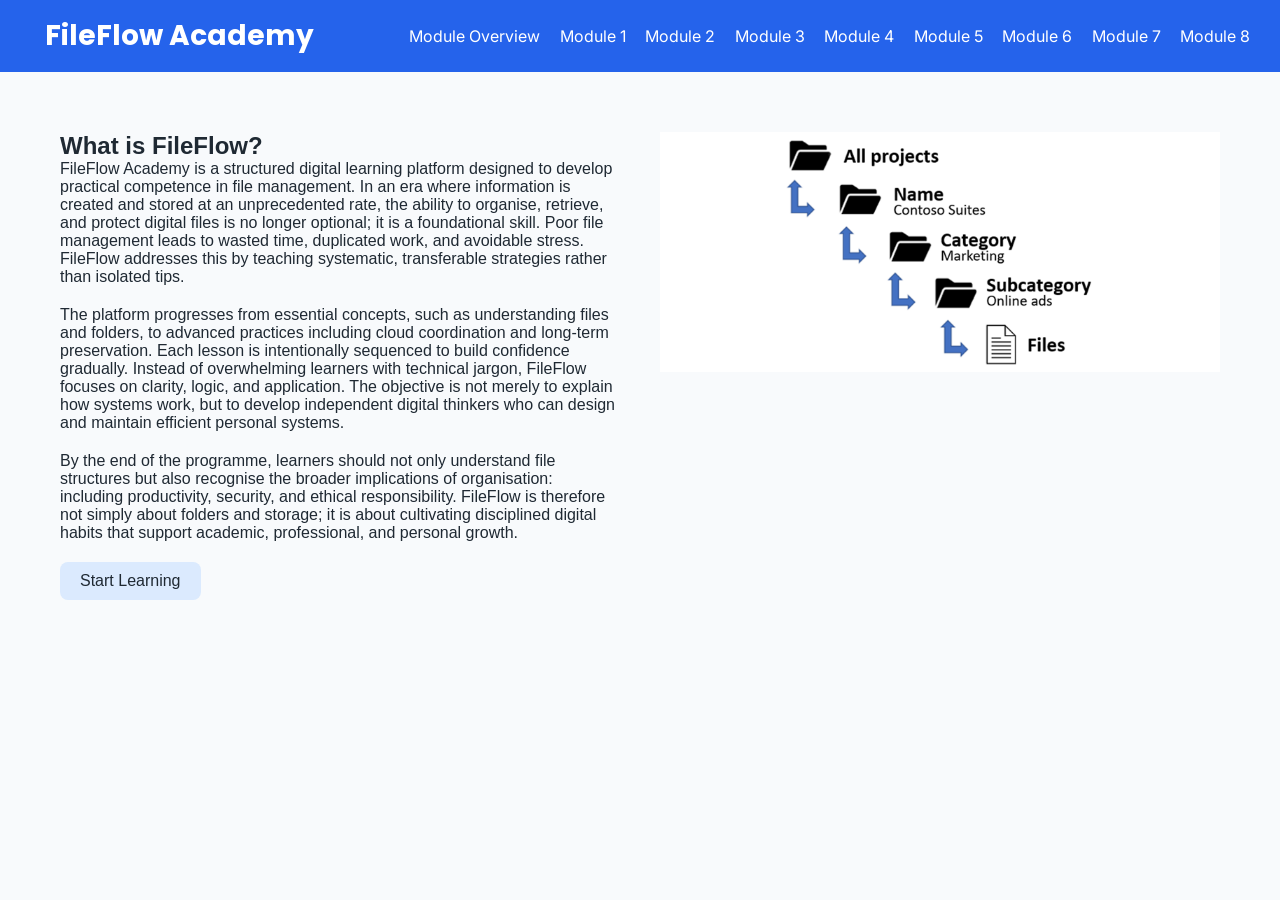
<file: index.html>
<!DOCTYPE html>
<html lang="en">
<head>
    <meta charset="UTF-8">
    <meta name="viewport" content="width=device-width, initial-scale=1.0">
    <title>FileFlow Academy</title>

    <link rel="stylesheet" href="css/style.css">
    <link rel="preconnect" href="https://fonts.googleapis.com">
<link rel="preconnect" href="https://fonts.gstatic.com" crossorigin>
<link href="https://fonts.googleapis.com/css2?family=Heebo:wght@100..900&family=Poppins:ital,wght@0,100;0,200;0,300;0,400;0,500;0,600;0,700;0,800;0,900;1,100;1,200;1,300;1,400;1,500;1,600;1,700;1,800;1,900&display=swap" rel="stylesheet">
<link rel="preconnect" href="https://fonts.googleapis.com">
<link rel="preconnect" href="https://fonts.gstatic.com" crossorigin>
<link href="https://fonts.googleapis.com/css2?family=Inter:ital,opsz,wght@0,14..32,100..900;1,14..32,100..900&display=swap" rel="stylesheet">
</head>
<body>

<header>
    <h1><a href="./index.html" class="title">FileFlow Academy</a></h1>

    <nav>
        <a href="modules.html">Module Overview</a>
        <a href="module1.html">Module 1</a>
        <a href="module2.html">Module 2</a>
        <a href="module3.html">Module 3</a>
        <a href="module4.html">Module 4</a>
        <a href="module5.html">Module 5</a>
        <a href="module6.html">Module 6</a>
        <a href="module7.html">Module 7</a>
        <a href="module8.html">Module 8</a>
    </nav>
</header>

<main class="container">

    <div class="text">
        <h2>What is FileFlow?</h2>

        <p>
        FileFlow Academy is a structured digital learning platform designed to develop practical competence in file management. In an era where information is created and stored at an unprecedented rate, the ability to organise, retrieve, and protect digital files is no longer optional; it is a foundational skill. Poor file management leads to wasted time, duplicated work, and avoidable stress. FileFlow addresses this by teaching systematic, transferable strategies rather than isolated tips.
        </p>
        <br>
        <p>
        The platform progresses from essential concepts, such as understanding files and folders, to advanced practices including cloud coordination and long-term preservation. Each lesson is intentionally sequenced to build confidence gradually. Instead of overwhelming learners with technical jargon, FileFlow focuses on clarity, logic, and application. The objective is not merely to explain how systems work, but to develop independent digital thinkers who can design and maintain efficient personal systems.
        </p>
        <br>
        <p>
        By the end of the programme, learners should not only understand file structures but also recognise the broader implications of organisation: including productivity, security, and ethical responsibility. FileFlow is therefore not simply about folders and storage; it is about cultivating disciplined digital habits that support academic, professional, and personal growth.
        </p>

        <a href="modules.html" class="button">Start Learning</a>
    </div>

    <div class="image">
        <img src="./images/homepage.png" alt="Illustration of organised folders inside a digital file system">
    </div>

</main>

<script src="js/script.js"></script>

</body>
</html>
</file>
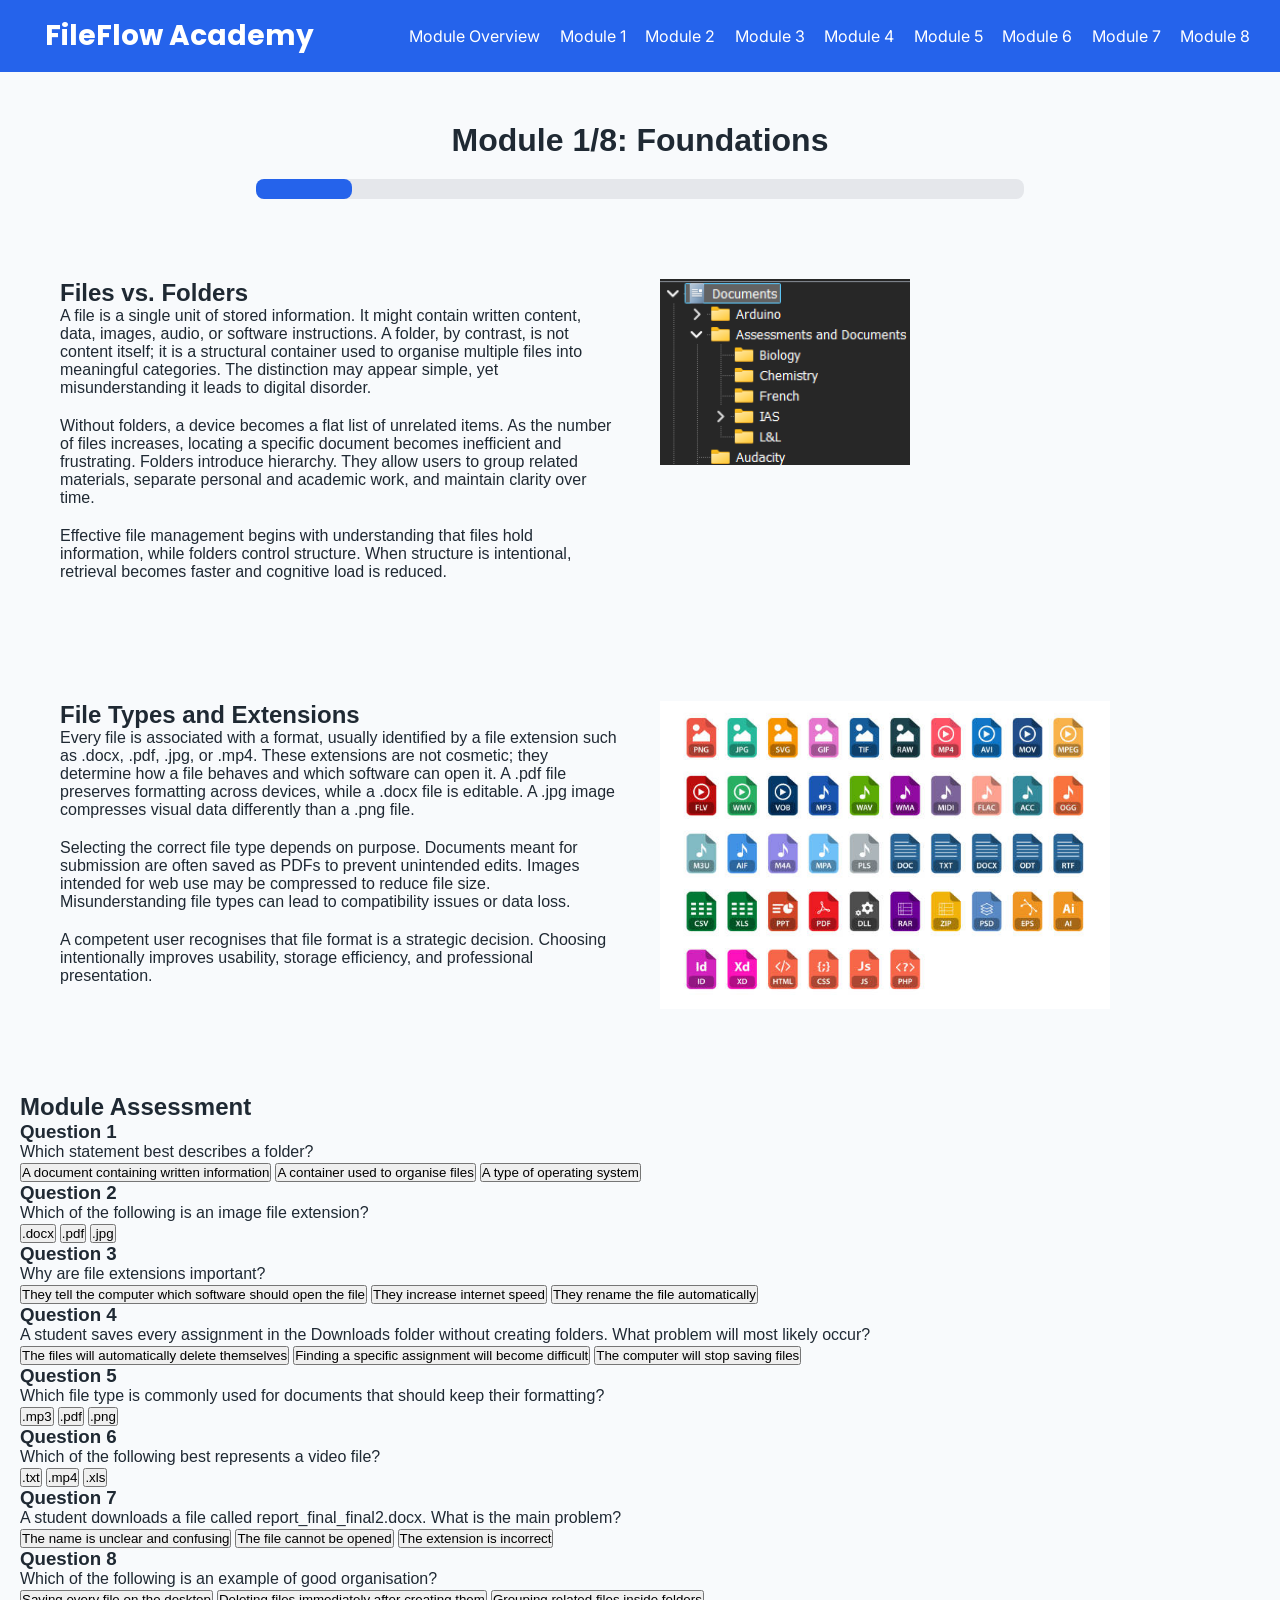
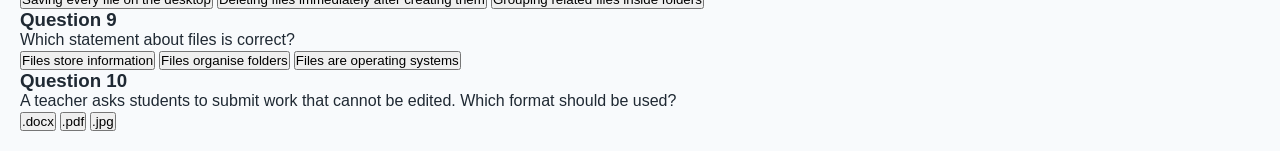
<file: module1.html>
<!DOCTYPE html>
<html lang="en">
<head>
    <meta charset="UTF-8">
    <meta name="viewport" content="width=device-width, initial-scale=1.0">
    <title>FileFlow Academy</title>

    <link rel="stylesheet" href="css/style.css">
    <link rel="preconnect" href="https://fonts.googleapis.com">
<link rel="preconnect" href="https://fonts.gstatic.com" crossorigin>
<link href="https://fonts.googleapis.com/css2?family=Heebo:wght@100..900&family=Poppins:ital,wght@0,100;0,200;0,300;0,400;0,500;0,600;0,700;0,800;0,900;1,100;1,200;1,300;1,400;1,500;1,600;1,700;1,800;1,900&display=swap" rel="stylesheet">
<link rel="preconnect" href="https://fonts.googleapis.com">
<link rel="preconnect" href="https://fonts.gstatic.com" crossorigin>
<link href="https://fonts.googleapis.com/css2?family=Inter:ital,opsz,wght@0,14..32,100..900;1,14..32,100..900&display=swap" rel="stylesheet">
</head>
<body>

<header>
    <h1><a href="./index.html" class="title">FileFlow Academy</a></h1>

    <nav>
        <a href="modules.html">Module Overview</a>
        <a href="module1.html">Module 1</a>
        <a href="module2.html">Module 2</a>
        <a href="module3.html">Module 3</a>
        <a href="module4.html">Module 4</a>
        <a href="module5.html">Module 5</a>
        <a href="module6.html">Module 6</a>
        <a href="module7.html">Module 7</a>
        <a href="module8.html">Module 8</a>
    </nav>
</header>

<main>

<h1 style="text-align:center;">Module 1/8: Foundations</h1>

<div class="progress-bar"><div class="progress" style="width:12.5%"></div></div>

<div class="container">

<div class="text">
<h2>Files vs. Folders</h2>

<p>
A file is a single unit of stored information. It might contain written content, data, images, audio, or software instructions. A folder, by contrast, is not content itself; it is a structural container used to organise multiple files into meaningful categories. The distinction may appear simple, yet misunderstanding it leads to digital disorder.
</p>
<br>
<p>
Without folders, a device becomes a flat list of unrelated items. As the number of files increases, locating a specific document becomes inefficient and frustrating. Folders introduce hierarchy. They allow users to group related materials, separate personal and academic work, and maintain clarity over time.
</p>
<br>
<p>
Effective file management begins with understanding that files hold information, while folders control structure. When structure is intentional, retrieval becomes faster and cognitive load is reduced.
</p>
</div>

<div class="image">
<img src="./images/1_1.png" alt="Diagram showing files organised into folders" style="width: 250px;">
</div>

</div>

<div class="container">

<div class="text">
<h2>File Types and Extensions</h2>

<p>
Every file is associated with a format, usually identified by a file extension such as .docx, .pdf, .jpg, or .mp4. These extensions are not cosmetic; they determine how a file behaves and which software can open it. A .pdf file preserves formatting across devices, while a .docx file is editable. A .jpg image compresses visual data differently than a .png file.
</p>
<br>
<p>
Selecting the correct file type depends on purpose. Documents meant for submission are often saved as PDFs to prevent unintended edits. Images intended for web use may be compressed to reduce file size. Misunderstanding file types can lead to compatibility issues or data loss.
</p>
<br>
<p>
A competent user recognises that file format is a strategic decision. Choosing intentionally improves usability, storage efficiency, and professional presentation.
</p>
</div>

<div class="image">
<img src="./images/1_2.jpg" alt="Icons representing different file types like PDF, image, and document" style="width: 450px;">
</div>

</div>

<div class="text">
<h2>Module Assessment</h2>

<h3>Question 1</h3>
<p>Which statement best describes a folder?</p>
<button onclick="wrong()">A document containing written information</button>
<button onclick="correct()">A container used to organise files</button>
<button onclick="wrong()">A type of operating system</button>

<h3>Question 2</h3>
<p>Which of the following is an image file extension?</p>
<button onclick="wrong()">.docx</button>
<button onclick="wrong()">.pdf</button>
<button onclick="correct()">.jpg</button>

<h3>Question 3</h3>
<p>Why are file extensions important?</p>
<button onclick="correct()">They tell the computer which software should open the file</button>
<button onclick="wrong()">They increase internet speed</button>
<button onclick="wrong()">They rename the file automatically</button>

<h3>Question 4</h3>
<p>A student saves every assignment in the Downloads folder without creating folders. What problem will most likely occur?</p>
<button onclick="wrong()">The files will automatically delete themselves</button>
<button onclick="correct()">Finding a specific assignment will become difficult</button>
<button onclick="wrong()">The computer will stop saving files</button>

<h3>Question 5</h3>
<p>Which file type is commonly used for documents that should keep their formatting?</p>
<button onclick="wrong()">.mp3</button>
<button onclick="correct()">.pdf</button>
<button onclick="wrong()">.png</button>

<h3>Question 6</h3>
<p>Which of the following best represents a video file?</p>
<button onclick="wrong()">.txt</button>
<button onclick="correct()">.mp4</button>
<button onclick="wrong()">.xls</button>

<h3>Question 7</h3>
<p>A student downloads a file called report_final_final2.docx. What is the main problem?</p>
<button onclick="correct()">The name is unclear and confusing</button>
<button onclick="wrong()">The file cannot be opened</button>
<button onclick="wrong()">The extension is incorrect</button>

<h3>Question 8</h3>
<p>Which of the following is an example of good organisation?</p>
<button onclick="wrong()">Saving every file on the desktop</button>
<button onclick="wrong()">Deleting files immediately after creating them</button>
<button onclick="correct()">Grouping related files inside folders</button>

<h3>Question 9</h3>
<p>Which statement about files is correct?</p>
<button onclick="correct()">Files store information</button>
<button onclick="wrong()">Files organise folders</button>
<button onclick="wrong()">Files are operating systems</button>

<h3>Question 10</h3>
<p>A teacher asks students to submit work that cannot be edited. Which format should be used?</p>
<button onclick="wrong()">.docx</button>
<button onclick="correct()">.pdf</button>
<button onclick="wrong()">.jpg</button>
</div>
</main>

<script src="js/script.js"></script>

</body>
</html>
</file>
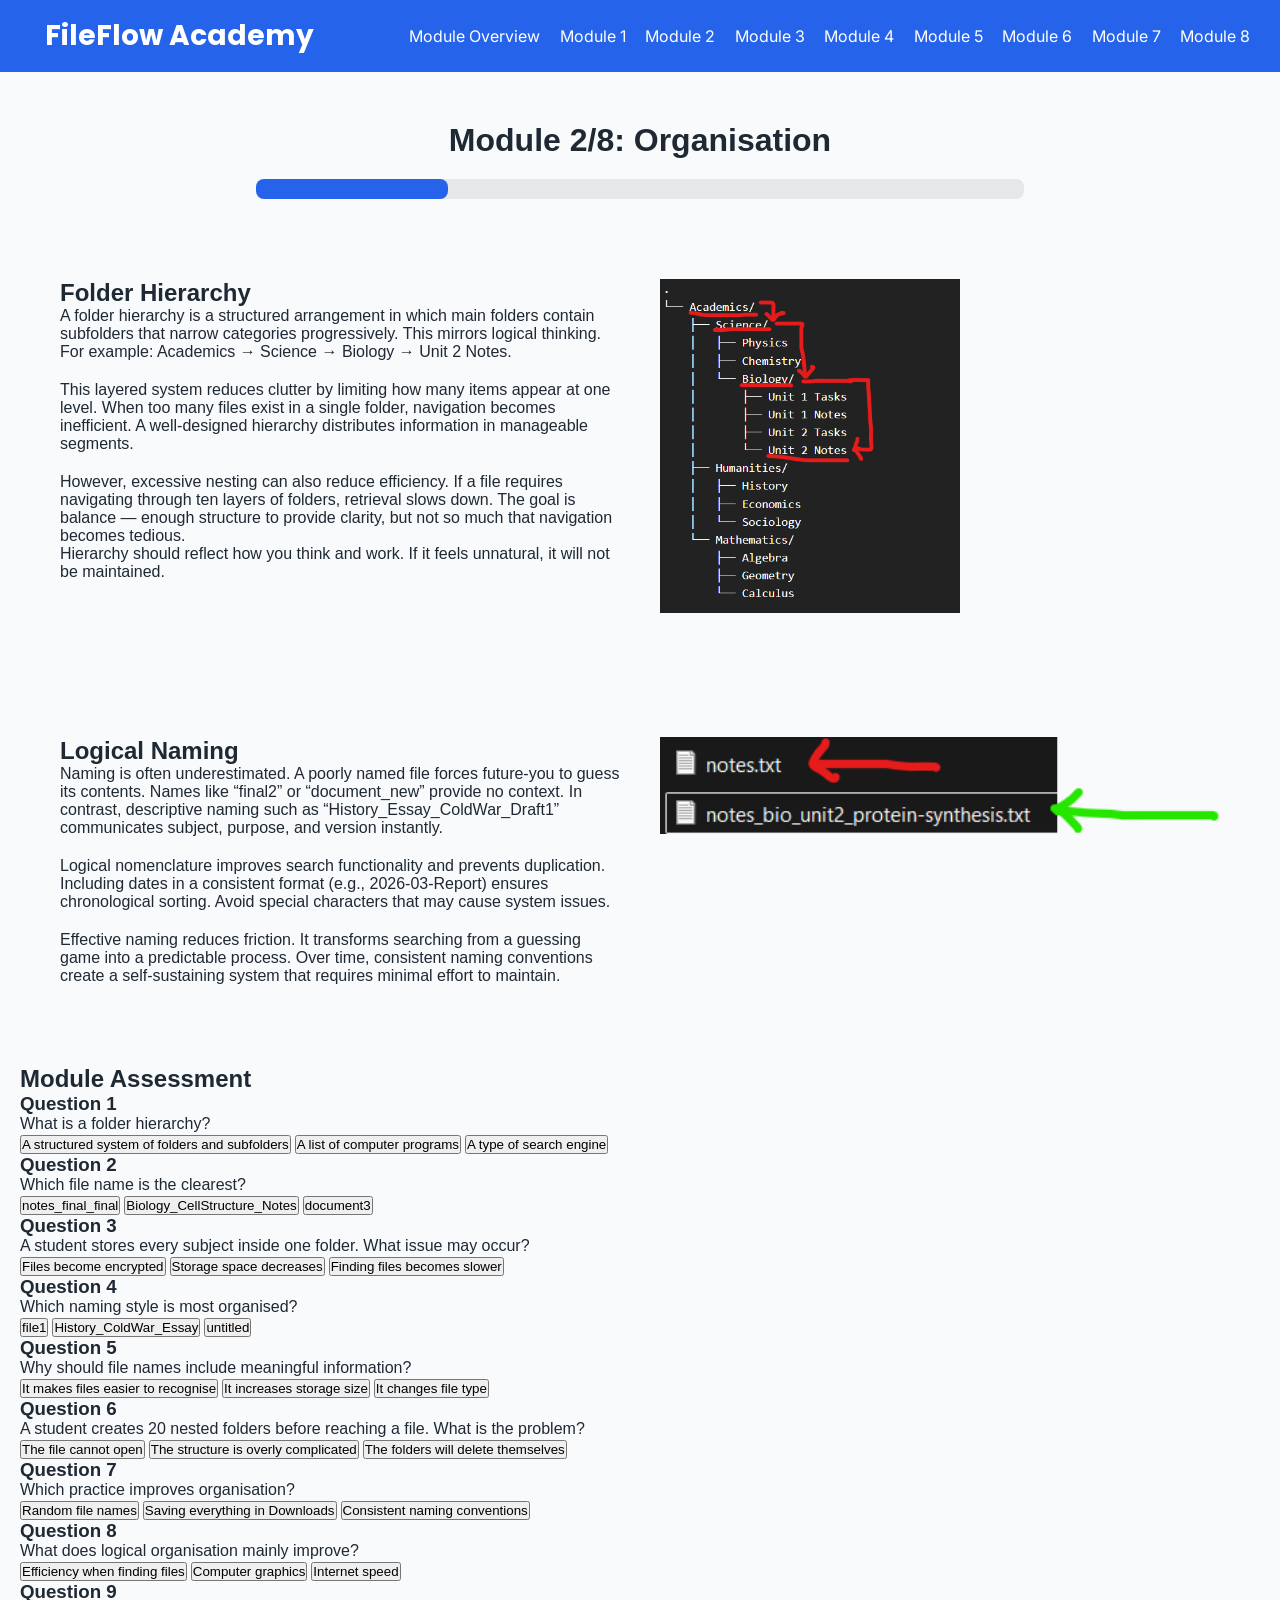
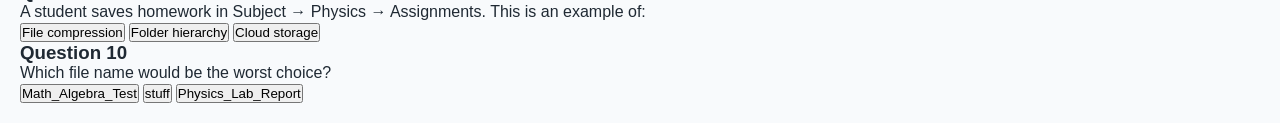
<file: module2.html>
<!DOCTYPE html>
<html lang="en">
<head>
    <meta charset="UTF-8">
    <meta name="viewport" content="width=device-width, initial-scale=1.0">
    <title>FileFlow Academy</title>

    <link rel="stylesheet" href="css/style.css">
    <link rel="preconnect" href="https://fonts.googleapis.com">
<link rel="preconnect" href="https://fonts.gstatic.com" crossorigin>
<link href="https://fonts.googleapis.com/css2?family=Heebo:wght@100..900&family=Poppins:ital,wght@0,100;0,200;0,300;0,400;0,500;0,600;0,700;0,800;0,900;1,100;1,200;1,300;1,400;1,500;1,600;1,700;1,800;1,900&display=swap" rel="stylesheet">
<link rel="preconnect" href="https://fonts.googleapis.com">
<link rel="preconnect" href="https://fonts.gstatic.com" crossorigin>
<link href="https://fonts.googleapis.com/css2?family=Inter:ital,opsz,wght@0,14..32,100..900;1,14..32,100..900&display=swap" rel="stylesheet">
</head>
<body>

<header>
    <h1><a href="./index.html" class="title">FileFlow Academy</a></h1>

    <nav>
        <a href="modules.html">Module Overview</a>
        <a href="module1.html">Module 1</a>
        <a href="module2.html">Module 2</a>
        <a href="module3.html">Module 3</a>
        <a href="module4.html">Module 4</a>
        <a href="module5.html">Module 5</a>
        <a href="module6.html">Module 6</a>
        <a href="module7.html">Module 7</a>
        <a href="module8.html">Module 8</a>
    </nav>
</header>

<main>

<h1 style="text-align:center;">Module 2/8: Organisation</h1>

<div class="progress-bar"><div class="progress" style="width:25%"></div></div>

<div class="container">

<div class="text">
<h2>Folder Hierarchy</h2>

<p>
A folder hierarchy is a structured arrangement in which main folders contain subfolders that narrow categories progressively. This mirrors logical thinking. For example:
Academics → Science → Biology → Unit 2 Notes.
</p>
<br>
<p>
This layered system reduces clutter by limiting how many items appear at one level. When too many files exist in a single folder, navigation becomes inefficient. A well-designed hierarchy distributes information in manageable segments.
</p>
<br>
<p>
However, excessive nesting can also reduce efficiency. If a file requires navigating through ten layers of folders, retrieval slows down. The goal is balance — enough structure to provide clarity, but not so much that navigation becomes tedious.
</p>
<p>
Hierarchy should reflect how you think and work. If it feels unnatural, it will not be maintained.
</p>
</div>

<div class="image">
<img src="./images/2_1.png" alt="Tree diagram showing nested folders" style="width: 300px;">
</div>

</div>

<div class="container">

<div class="text">
<h2>Logical Naming</h2>

<p>
Naming is often underestimated. A poorly named file forces future-you to guess its contents. Names like “final2” or “document_new” provide no context. In contrast, descriptive naming such as “History_Essay_ColdWar_Draft1” communicates subject, purpose, and version instantly.
</p>
<br>
<p>
Logical nomenclature improves search functionality and prevents duplication. Including dates in a consistent format (e.g., 2026-03-Report) ensures chronological sorting. Avoid special characters that may cause system issues.
</p>
<br>
<p>
Effective naming reduces friction. It transforms searching from a guessing game into a predictable process. Over time, consistent naming conventions create a self-sustaining system that requires minimal effort to maintain.
</p>
</div>

<div class="image">
<img src="./images/2_2.png" alt="Comparison of poor and clear file naming examples">
</div>

</div>

<div class="text">
<h2>Module Assessment</h2>

<h3>Question 1</h3>
<p>What is a folder hierarchy?</p>
<button onclick="correct()">A structured system of folders and subfolders</button>
<button onclick="wrong()">A list of computer programs</button>
<button onclick="wrong()">A type of search engine</button>

<h3>Question 2</h3>
<p>Which file name is the clearest?</p>
<button onclick="wrong()">notes_final_final</button>
<button onclick="correct()">Biology_CellStructure_Notes</button>
<button onclick="wrong()">document3</button>

<h3>Question 3</h3>
<p>A student stores every subject inside one folder. What issue may occur?</p>
<button onclick="wrong()">Files become encrypted</button>
<button onclick="wrong()">Storage space decreases</button>
<button onclick="correct()">Finding files becomes slower</button>

<h3>Question 4</h3>
<p>Which naming style is most organised?</p>
<button onclick="wrong()">file1</button>
<button onclick="correct()">History_ColdWar_Essay</button>
<button onclick="wrong()">untitled</button>

<h3>Question 5</h3>
<p>Why should file names include meaningful information?</p>
<button onclick="correct()">It makes files easier to recognise</button>
<button onclick="wrong()">It increases storage size</button>
<button onclick="wrong()">It changes file type</button>

<h3>Question 6</h3>
<p>A student creates 20 nested folders before reaching a file. What is the problem?</p>
<button onclick="wrong()">The file cannot open</button>
<button onclick="correct()">The structure is overly complicated</button>
<button onclick="wrong()">The folders will delete themselves</button>

<h3>Question 7</h3>
<p>Which practice improves organisation?</p>
<button onclick="wrong()">Random file names</button>
<button onclick="wrong()">Saving everything in Downloads</button>
<button onclick="correct()">Consistent naming conventions</button>

<h3>Question 8</h3>
<p>What does logical organisation mainly improve?</p>
<button onclick="correct()">Efficiency when finding files</button>
<button onclick="wrong()">Computer graphics</button>
<button onclick="wrong()">Internet speed</button>

<h3>Question 9</h3>
<p>A student saves homework in Subject → Physics → Assignments. This is an example of:</p>
<button onclick="wrong()">File compression</button>
<button onclick="correct()">Folder hierarchy</button>
<button onclick="wrong()">Cloud storage</button>

<h3>Question 10</h3>
<p>Which file name would be the worst choice?</p>
<button onclick="wrong()">Math_Algebra_Test</button>
<button onclick="correct()">stuff</button>
<button onclick="wrong()">Physics_Lab_Report</button>

</div>

</main>

<script src="js/script.js"></script>

</body>
</html>
</file>
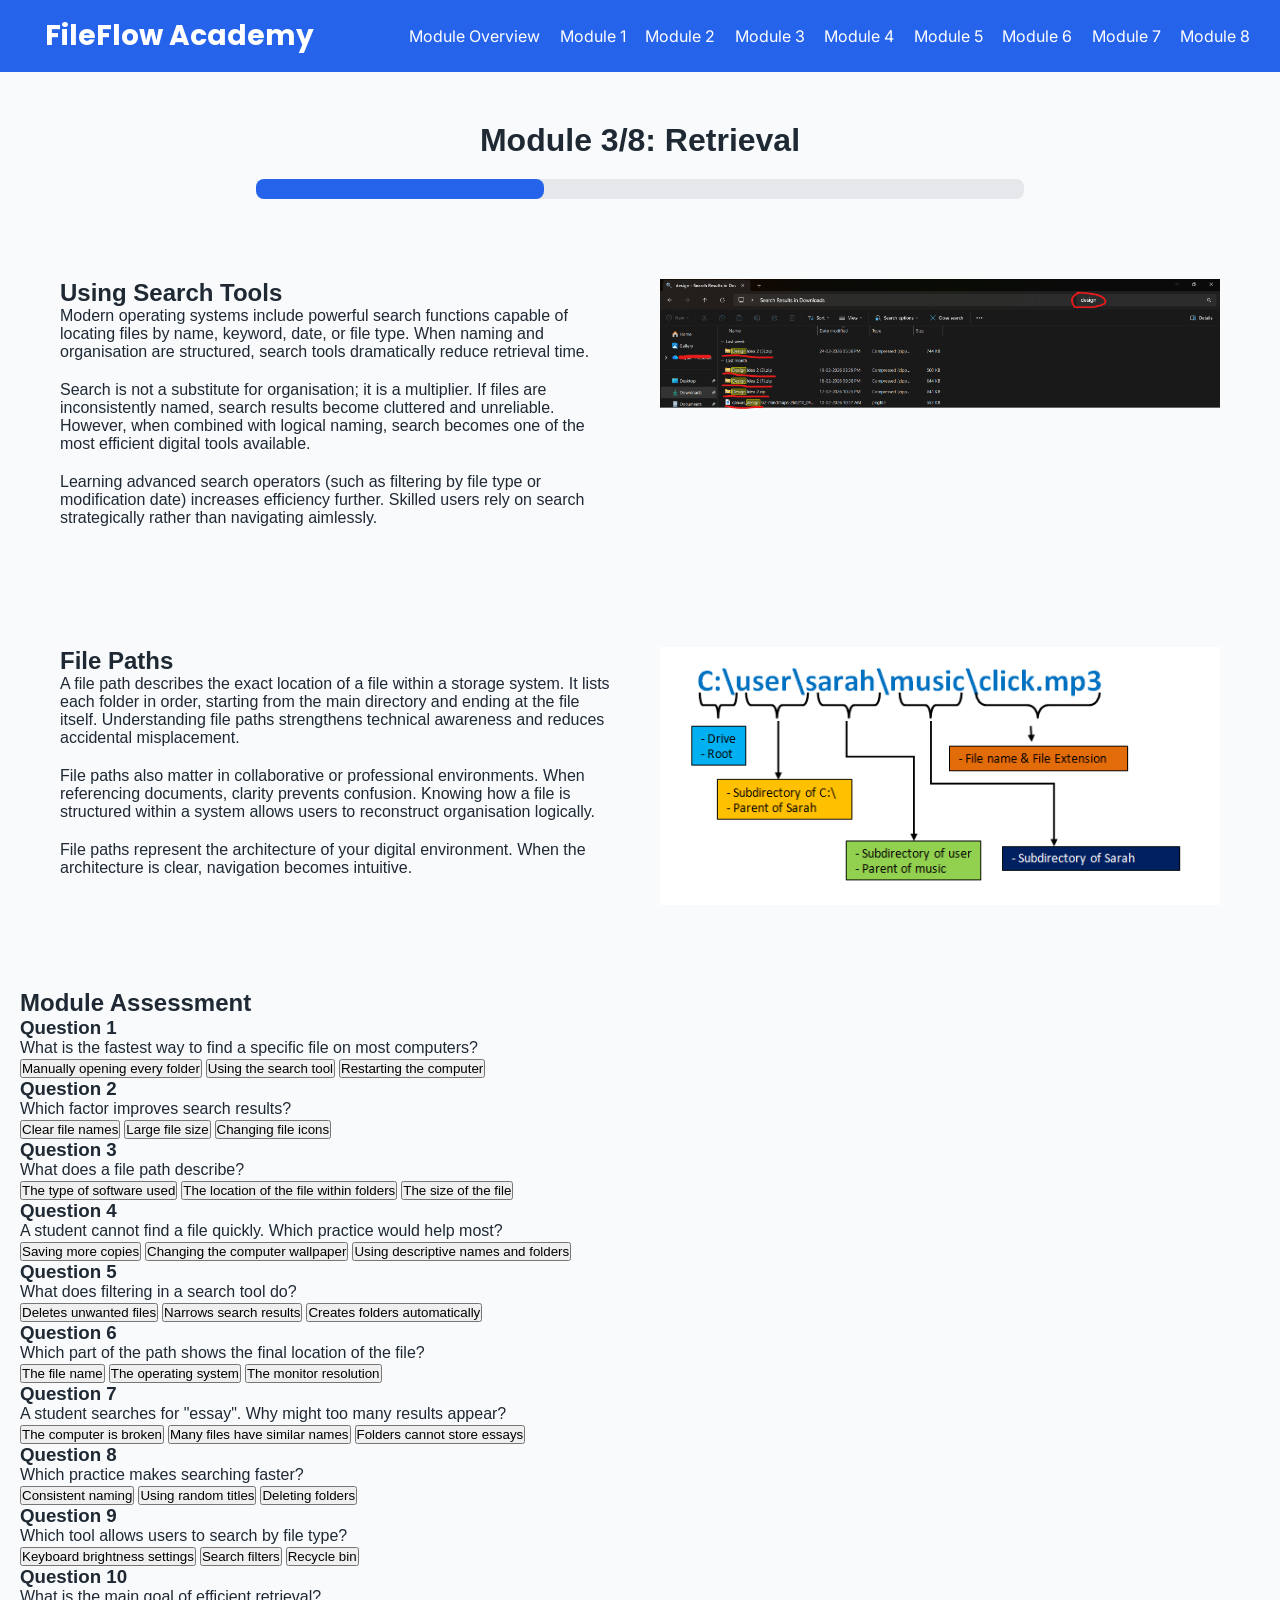
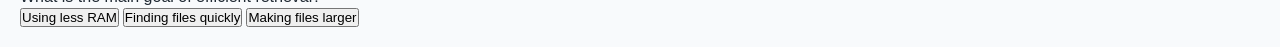
<file: module3.html>
<!DOCTYPE html>
<html lang="en">
<head>
    <meta charset="UTF-8">
    <meta name="viewport" content="width=device-width, initial-scale=1.0">
    <title>FileFlow Academy</title>

    <link rel="stylesheet" href="css/style.css">
    <link rel="preconnect" href="https://fonts.googleapis.com">
<link rel="preconnect" href="https://fonts.gstatic.com" crossorigin>
<link href="https://fonts.googleapis.com/css2?family=Heebo:wght@100..900&family=Poppins:ital,wght@0,100;0,200;0,300;0,400;0,500;0,600;0,700;0,800;0,900;1,100;1,200;1,300;1,400;1,500;1,600;1,700;1,800;1,900&display=swap" rel="stylesheet">
<link rel="preconnect" href="https://fonts.googleapis.com">
<link rel="preconnect" href="https://fonts.gstatic.com" crossorigin>
<link href="https://fonts.googleapis.com/css2?family=Inter:ital,opsz,wght@0,14..32,100..900;1,14..32,100..900&display=swap" rel="stylesheet">
</head>
<body>

<header>
    <h1><a href="./index.html" class="title">FileFlow Academy</a></h1>

    <nav>
        <a href="modules.html">Module Overview</a>
        <a href="module1.html">Module 1</a>
        <a href="module2.html">Module 2</a>
        <a href="module3.html">Module 3</a>
        <a href="module4.html">Module 4</a>
        <a href="module5.html">Module 5</a>
        <a href="module6.html">Module 6</a>
        <a href="module7.html">Module 7</a>
        <a href="module8.html">Module 8</a>
    </nav>
</header>

<main>

<h1 style="text-align:center;">Module 3/8: Retrieval</h1>

<div class="progress-bar"><div class="progress" style="width:37.5%"></div></div>

<div class="container">

<div class="text">
<h2>Using Search Tools</h2>

<p>
Modern operating systems include powerful search functions capable of locating files by name, keyword, date, or file type. When naming and organisation are structured, search tools dramatically reduce retrieval time.
</p>
<br>
<p>
Search is not a substitute for organisation; it is a multiplier. If files are inconsistently named, search results become cluttered and unreliable. However, when combined with logical naming, search becomes one of the most efficient digital tools available.
</p>
<br>
<p>
Learning advanced search operators (such as filtering by file type or modification date) increases efficiency further. Skilled users rely on search strategically rather than navigating aimlessly.
</p>
</div>

<div class="image">
<img src="./images/3_1.png" alt="Search bar filtering files in file explorer">
</div>

</div>

<div class="container">

<div class="text">
<h2>File Paths</h2>

<p>
A file path describes the exact location of a file within a storage system. It lists each folder in order, starting from the main directory and ending at the file itself. Understanding file paths strengthens technical awareness and reduces accidental misplacement.
</p>
<br>
<p>
File paths also matter in collaborative or professional environments. When referencing documents, clarity prevents confusion. Knowing how a file is structured within a system allows users to reconstruct organisation logically.
</p>
<br>
<p>
File paths represent the architecture of your digital environment. When the architecture is clear, navigation becomes intuitive.
</p>
</div>

<div class="image">
<img src="./images/3_2.png" alt="Example of a file path showing folder structure">
</div>

</div>

<div class="text">
<h2>Module Assessment</h2>

<h3>Question 1</h3>
<p>What is the fastest way to find a specific file on most computers?</p>
<button onclick="wrong()">Manually opening every folder</button>
<button onclick="correct()">Using the search tool</button>
<button onclick="wrong()">Restarting the computer</button>

<h3>Question 2</h3>
<p>Which factor improves search results?</p>
<button onclick="correct()">Clear file names</button>
<button onclick="wrong()">Large file size</button>
<button onclick="wrong()">Changing file icons</button>

<h3>Question 3</h3>
<p>What does a file path describe?</p>
<button onclick="wrong()">The type of software used</button>
<button onclick="correct()">The location of the file within folders</button>
<button onclick="wrong()">The size of the file</button>

<h3>Question 4</h3>
<p>A student cannot find a file quickly. Which practice would help most?</p>
<button onclick="wrong()">Saving more copies</button>
<button onclick="wrong()">Changing the computer wallpaper</button>
<button onclick="correct()">Using descriptive names and folders</button>

<h3>Question 5</h3>
<p>What does filtering in a search tool do?</p>
<button onclick="wrong()">Deletes unwanted files</button>
<button onclick="correct()">Narrows search results</button>
<button onclick="wrong()">Creates folders automatically</button>

<h3>Question 6</h3>
<p>Which part of the path shows the final location of the file?</p>
<button onclick="correct()">The file name</button>
<button onclick="wrong()">The operating system</button>
<button onclick="wrong()">The monitor resolution</button>

<h3>Question 7</h3>
<p>A student searches for "essay". Why might too many results appear?</p>
<button onclick="wrong()">The computer is broken</button>
<button onclick="correct()">Many files have similar names</button>
<button onclick="wrong()">Folders cannot store essays</button>

<h3>Question 8</h3>
<p>Which practice makes searching faster?</p>
<button onclick="correct()">Consistent naming</button>
<button onclick="wrong()">Using random titles</button>
<button onclick="wrong()">Deleting folders</button>

<h3>Question 9</h3>
<p>Which tool allows users to search by file type?</p>
<button onclick="wrong()">Keyboard brightness settings</button>
<button onclick="correct()">Search filters</button>
<button onclick="wrong()">Recycle bin</button>

<h3>Question 10</h3>
<p>What is the main goal of efficient retrieval?</p>
<button onclick="wrong()">Using less RAM</button>
<button onclick="correct()">Finding files quickly</button>
<button onclick="wrong()">Making files larger</button>

</div>

</main>

<script src="js/script.js"></script>

</body>
</html>
</file>
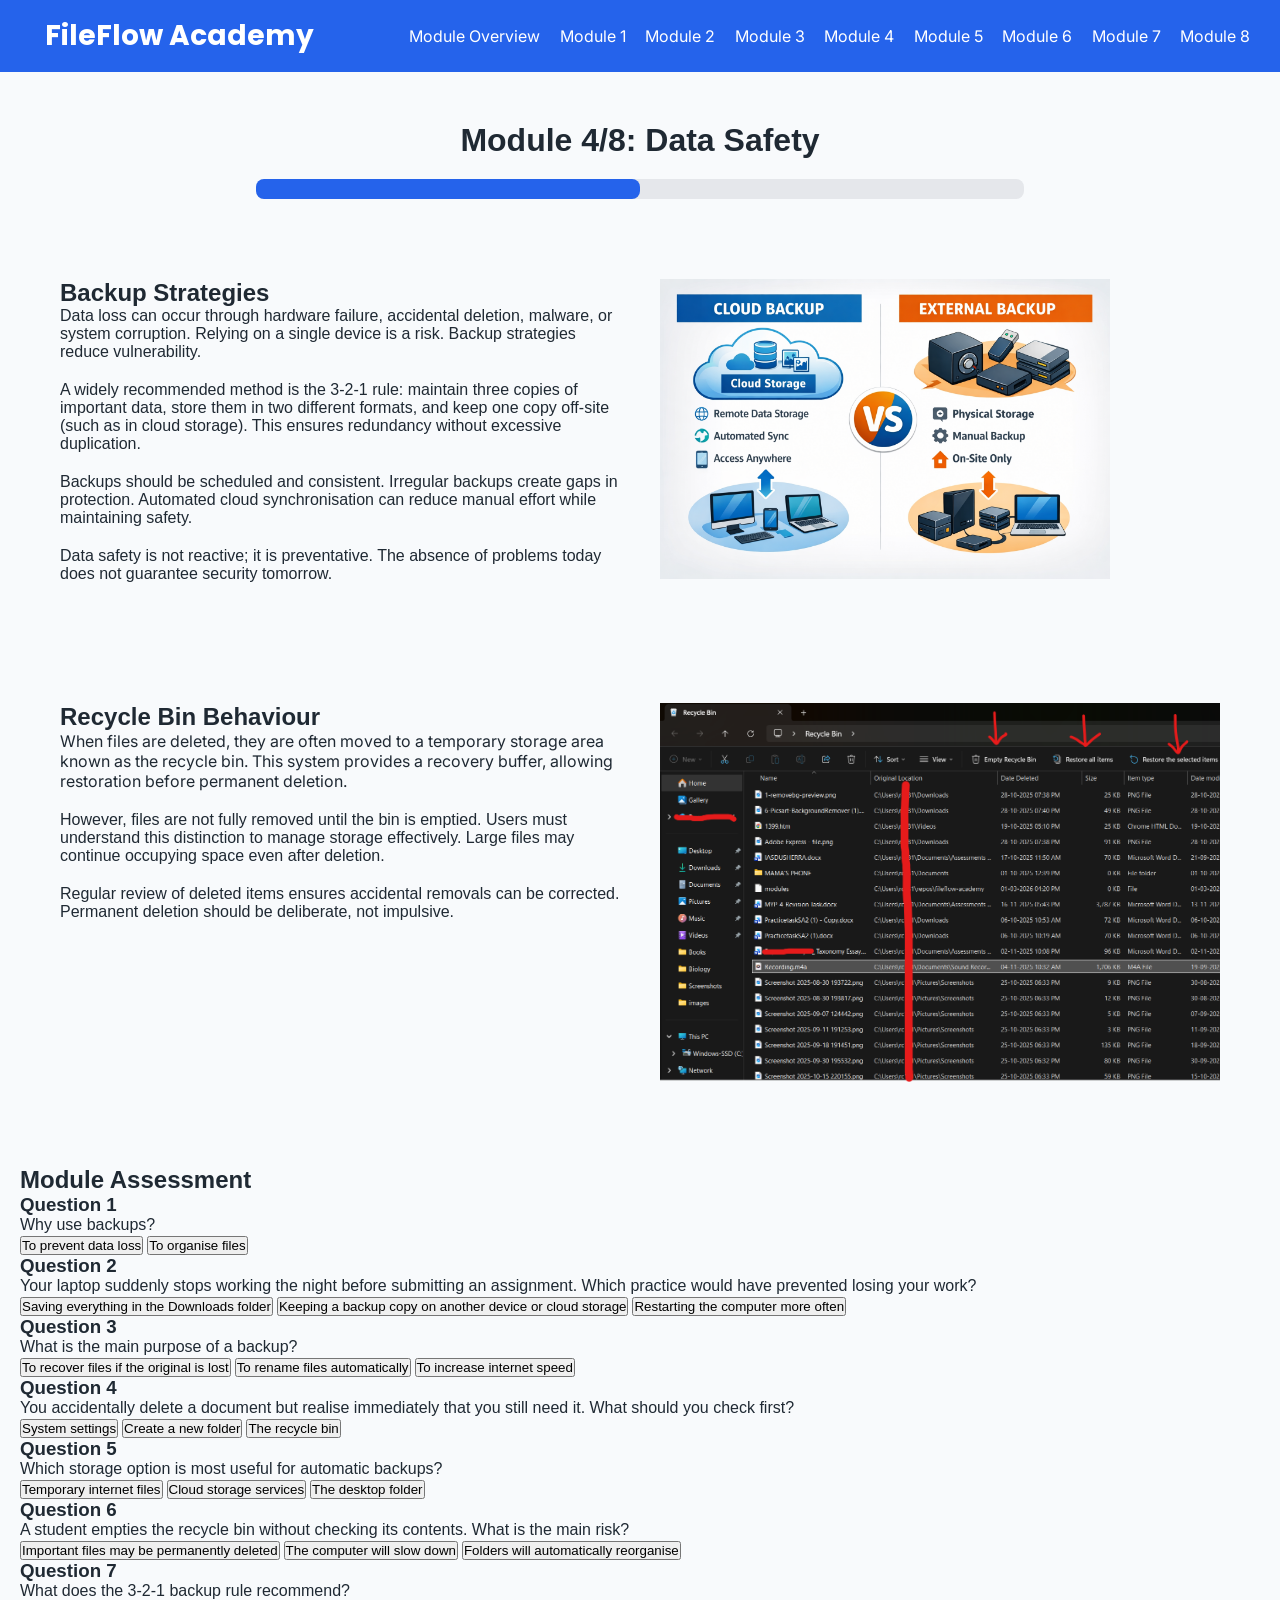
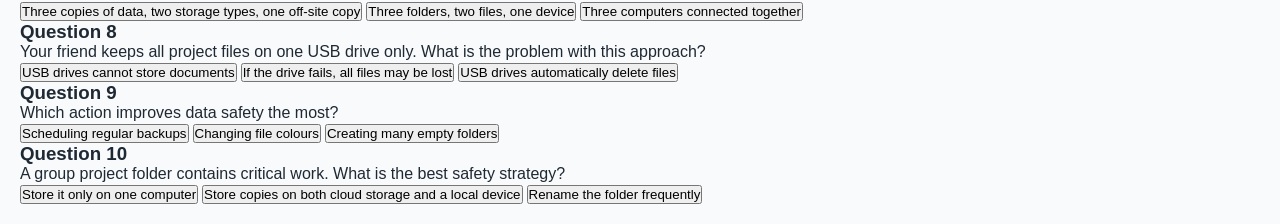
<file: module4.html>
<!DOCTYPE html>
<html lang="en">
<head>
    <meta charset="UTF-8">
    <meta name="viewport" content="width=device-width, initial-scale=1.0">
    <title>FileFlow Academy</title>

    <link rel="stylesheet" href="css/style.css">
    <link rel="preconnect" href="https://fonts.googleapis.com">
<link rel="preconnect" href="https://fonts.gstatic.com" crossorigin>
<link href="https://fonts.googleapis.com/css2?family=Heebo:wght@100..900&family=Poppins:ital,wght@0,100;0,200;0,300;0,400;0,500;0,600;0,700;0,800;0,900;1,100;1,200;1,300;1,400;1,500;1,600;1,700;1,800;1,900&display=swap" rel="stylesheet">
<link rel="preconnect" href="https://fonts.googleapis.com">
<link rel="preconnect" href="https://fonts.gstatic.com" crossorigin>
<link href="https://fonts.googleapis.com/css2?family=Inter:ital,opsz,wght@0,14..32,100..900;1,14..32,100..900&display=swap" rel="stylesheet">
</head>
<body>

<header>
    <h1><a href="./index.html" class="title">FileFlow Academy</a></h1>

    <nav>
        <a href="modules.html">Module Overview</a>
        <a href="module1.html">Module 1</a>
        <a href="module2.html">Module 2</a>
        <a href="module3.html">Module 3</a>
        <a href="module4.html">Module 4</a>
        <a href="module5.html">Module 5</a>
        <a href="module6.html">Module 6</a>
        <a href="module7.html">Module 7</a>
        <a href="module8.html">Module 8</a>
    </nav>
</header>

<main>

<h1 style="text-align:center;">Module 4/8: Data Safety</h1>

<div class="progress-bar"><div class="progress" style="width:50%"></div></div>

<div class="container">

<div class="text">
<h2>Backup Strategies</h2>

<p>
Data loss can occur through hardware failure, accidental deletion, malware, or system corruption. Relying on a single device is a risk. Backup strategies reduce vulnerability.
</p>
<br>
<p>
A widely recommended method is the 3-2-1 rule: maintain three copies of important data, store them in two different formats, and keep one copy off-site (such as in cloud storage). This ensures redundancy without excessive duplication.
</p>
<br>
<p>
Backups should be scheduled and consistent. Irregular backups create gaps in protection. Automated cloud synchronisation can reduce manual effort while maintaining safety.
</p>
<br>
<p>
Data safety is not reactive; it is preventative. The absence of problems today does not guarantee security tomorrow.
</p>
</div>

<div class="image">
<img src="./images/4_1.png" alt="Diagram showing cloud and external backup systems" style="width: 450px;">
</div>

</div>

<div class="container">

<div class="text">
<h2>Recycle Bin Behaviour</h2>
When files are deleted, they are often moved to a temporary storage area known as the recycle bin. This system provides a recovery buffer, allowing restoration before permanent deletion.
</p>
<br>
<p>
However, files are not fully removed until the bin is emptied. Users must understand this distinction to manage storage effectively. Large files may continue occupying space even after deletion.
</p>
<br>
<p>
Regular review of deleted items ensures accidental removals can be corrected. Permanent deletion should be deliberate, not impulsive.
</p>
</div>

<div class="image">
<img src="./images/4_2.png" alt="Recycle bin with restore and delete options">
</div>

</div>

<div class="text">
<h2>Module Assessment</h2>
<h3>Question 1</h3>

<p>Why use backups?</p>

<button onclick="correct()">To prevent data loss</button>
<button onclick="wrong()">To organise files</button>

<h3>Question 2</h3>
<p>Your laptop suddenly stops working the night before submitting an assignment. Which practice would have prevented losing your work?</p>
<button onclick="wrong()">Saving everything in the Downloads folder</button>
<button onclick="correct()">Keeping a backup copy on another device or cloud storage</button>
<button onclick="wrong()">Restarting the computer more often</button>

<h3>Question 3</h3>
<p>What is the main purpose of a backup?</p>
<button onclick="correct()">To recover files if the original is lost</button>
<button onclick="wrong()">To rename files automatically</button>
<button onclick="wrong()">To increase internet speed</button>

<h3>Question 4</h3>
<p>You accidentally delete a document but realise immediately that you still need it. What should you check first?</p>
<button onclick="wrong()">System settings</button>
<button onclick="wrong()">Create a new folder</button>
<button onclick="correct()">The recycle bin</button>

<h3>Question 5</h3>
<p>Which storage option is most useful for automatic backups?</p>
<button onclick="wrong()">Temporary internet files</button>
<button onclick="correct()">Cloud storage services</button>
<button onclick="wrong()">The desktop folder</button>

<h3>Question 6</h3>
<p>A student empties the recycle bin without checking its contents. What is the main risk?</p>
<button onclick="correct()">Important files may be permanently deleted</button>
<button onclick="wrong()">The computer will slow down</button>
<button onclick="wrong()">Folders will automatically reorganise</button>

<h3>Question 7</h3>
<p>What does the 3-2-1 backup rule recommend?</p>
<button onclick="correct()">Three copies of data, two storage types, one off-site copy</button>
<button onclick="wrong()">Three folders, two files, one device</button>
<button onclick="wrong()">Three computers connected together</button>

<h3>Question 8</h3>
<p>Your friend keeps all project files on one USB drive only. What is the problem with this approach?</p>
<button onclick="wrong()">USB drives cannot store documents</button>
<button onclick="correct()">If the drive fails, all files may be lost</button>
<button onclick="wrong()">USB drives automatically delete files</button>

<h3>Question 9</h3>
<p>Which action improves data safety the most?</p>
<button onclick="correct()">Scheduling regular backups</button>
<button onclick="wrong()">Changing file colours</button>
<button onclick="wrong()">Creating many empty folders</button>

<h3>Question 10</h3>
<p>A group project folder contains critical work. What is the best safety strategy?</p>
<button onclick="wrong()">Store it only on one computer</button>
<button onclick="correct()">Store copies on both cloud storage and a local device</button>
<button onclick="wrong()">Rename the folder frequently</button>

</div>

</main>

<script src="js/script.js"></script>

</body>
</html>
</file>
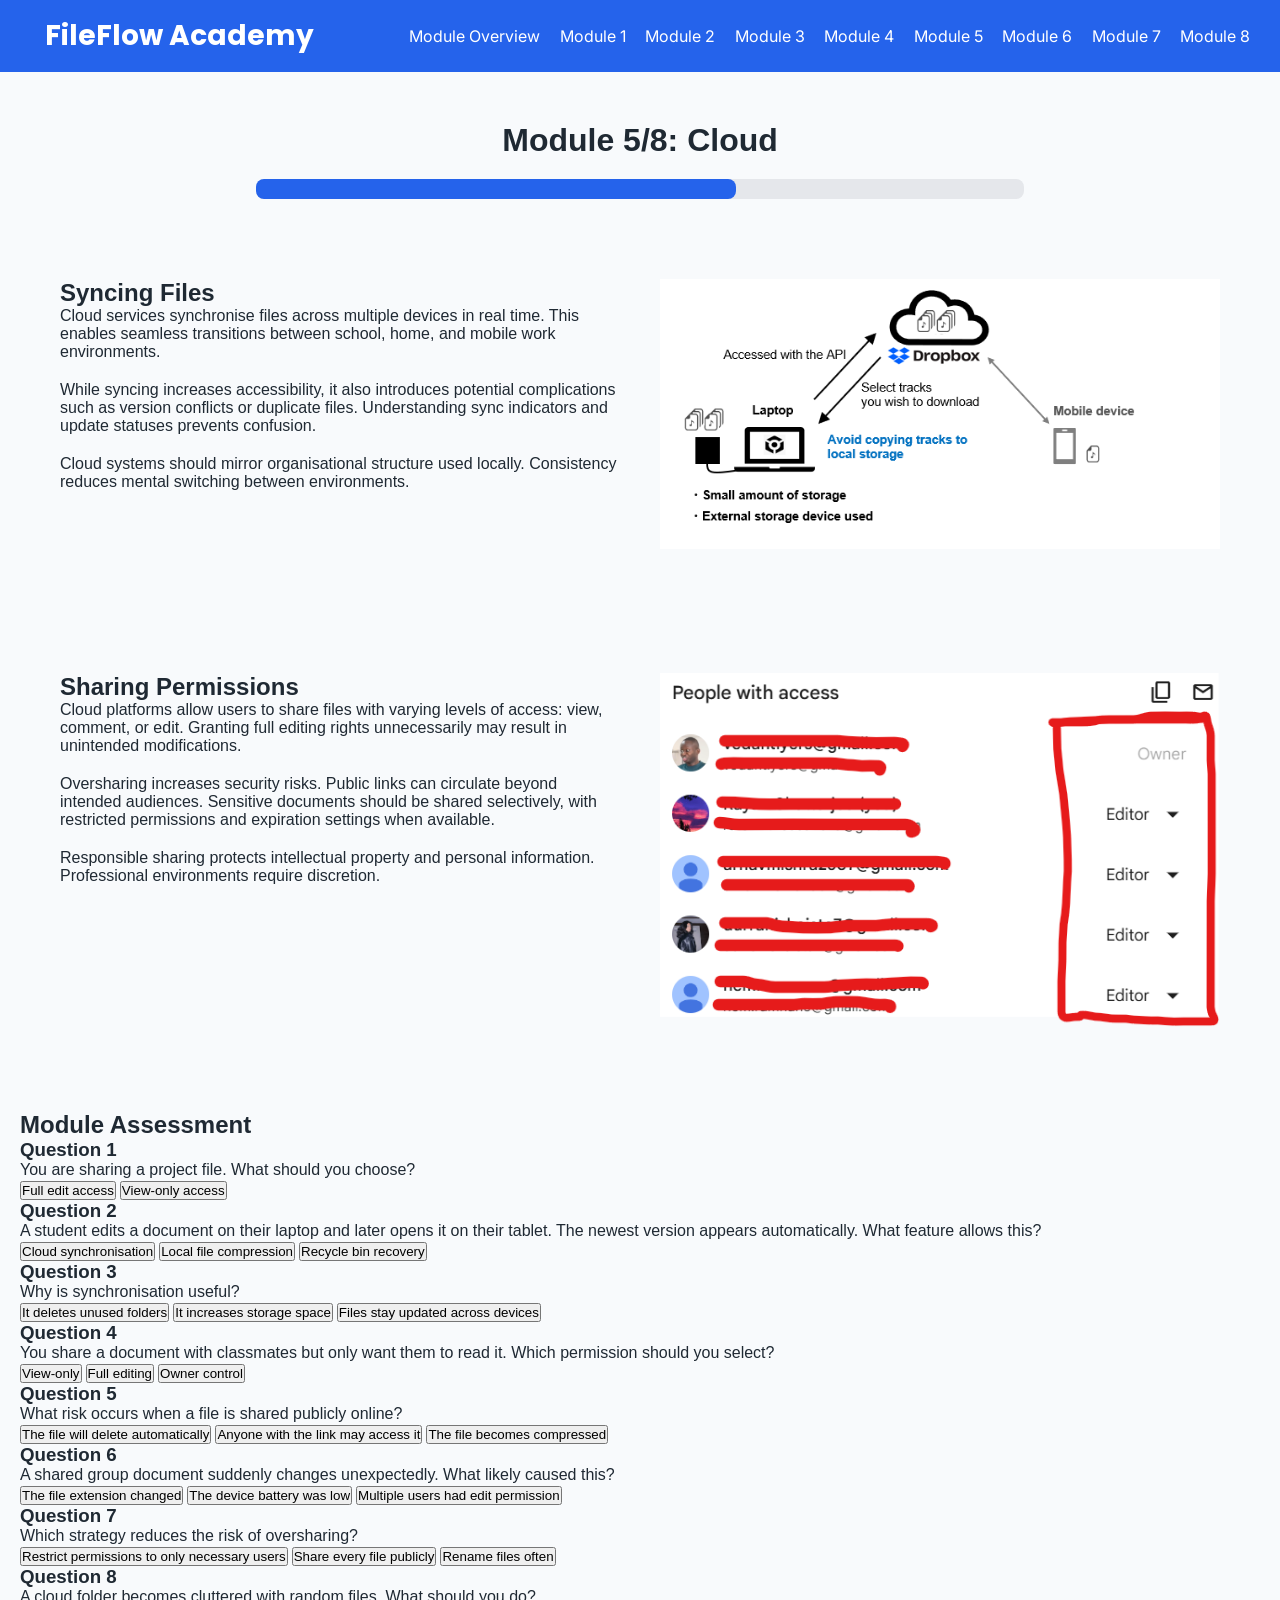
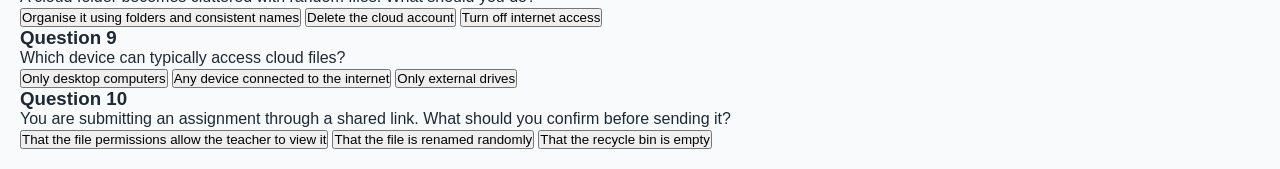
<file: module5.html>
<!DOCTYPE html>
<html lang="en">
<head>
    <meta charset="UTF-8">
    <meta name="viewport" content="width=device-width, initial-scale=1.0">
    <title>FileFlow Academy</title>

    <link rel="stylesheet" href="css/style.css">
    <link rel="preconnect" href="https://fonts.googleapis.com">
<link rel="preconnect" href="https://fonts.gstatic.com" crossorigin>
<link href="https://fonts.googleapis.com/css2?family=Heebo:wght@100..900&family=Poppins:ital,wght@0,100;0,200;0,300;0,400;0,500;0,600;0,700;0,800;0,900;1,100;1,200;1,300;1,400;1,500;1,600;1,700;1,800;1,900&display=swap" rel="stylesheet">
<link rel="preconnect" href="https://fonts.googleapis.com">
<link rel="preconnect" href="https://fonts.gstatic.com" crossorigin>
<link href="https://fonts.googleapis.com/css2?family=Inter:ital,opsz,wght@0,14..32,100..900;1,14..32,100..900&display=swap" rel="stylesheet">
</head>
<body>

<header>
    <h1><a href="./index.html" class="title">FileFlow Academy</a></h1>

    <nav>
        <a href="modules.html">Module Overview</a>
        <a href="module1.html">Module 1</a>
        <a href="module2.html">Module 2</a>
        <a href="module3.html">Module 3</a>
        <a href="module4.html">Module 4</a>
        <a href="module5.html">Module 5</a>
        <a href="module6.html">Module 6</a>
        <a href="module7.html">Module 7</a>
        <a href="module8.html">Module 8</a>
    </nav>
</header>

<main>

<h1 style="text-align:center;">Module 5/8: Cloud</h1>

<div class="progress-bar"><div class="progress" style="width:62.5%"></div></div>

<div class="container">

<div class="text">
<h2>Syncing Files</h2>

<p>
Cloud services synchronise files across multiple devices in real time. This enables seamless transitions between school, home, and mobile work environments.
</p>
<br>
<p>
While syncing increases accessibility, it also introduces potential complications such as version conflicts or duplicate files. Understanding sync indicators and update statuses prevents confusion.
</p>
<br>
<p>
Cloud systems should mirror organisational structure used locally. Consistency reduces mental switching between environments.
</p>
</div>

<div class="image">
<img src="./images/5_1.png" alt="Multiple devices syncing files through cloud">
</div>

</div>

<div class="container">

<div class="text">
<h2>Sharing Permissions</h2>

<p>
Cloud platforms allow users to share files with varying levels of access: view, comment, or edit. Granting full editing rights unnecessarily may result in unintended modifications.
</p>
<br>
<p>
Oversharing increases security risks. Public links can circulate beyond intended audiences. Sensitive documents should be shared selectively, with restricted permissions and expiration settings when available.
</p>
<br>
<p>
Responsible sharing protects intellectual property and personal information. Professional environments require discretion.
</p>
</div>

<div class="image">
<img src="./images/5_2.png" alt="Permission settings for sharing files">
</div>

</div>

<div class="text">
<h2>Module Assessment</h2>
<h3>Question 1</h3>

<p>You are sharing a project file. What should you choose?</p>

<button onclick="wrong()">Full edit access</button>
<button onclick="correct()">View-only access</button>

<h3>Question 2</h3>
<p>A student edits a document on their laptop and later opens it on their tablet. The newest version appears automatically. What feature allows this?</p>
<button onclick="correct()">Cloud synchronisation</button>
<button onclick="wrong()">Local file compression</button>
<button onclick="wrong()">Recycle bin recovery</button>

<h3>Question 3</h3>
<p>Why is synchronisation useful?</p>
<button onclick="wrong()">It deletes unused folders</button>
<button onclick="wrong()">It increases storage space</button>
<button onclick="correct()">Files stay updated across devices</button>

<h3>Question 4</h3>
<p>You share a document with classmates but only want them to read it. Which permission should you select?</p>
<button onclick="correct()">View-only</button>
<button onclick="wrong()">Full editing</button>
<button onclick="wrong()">Owner control</button>

<h3>Question 5</h3>
<p>What risk occurs when a file is shared publicly online?</p>
<button onclick="wrong()">The file will delete automatically</button>
<button onclick="correct()">Anyone with the link may access it</button>
<button onclick="wrong()">The file becomes compressed</button>

<h3>Question 6</h3>
<p>A shared group document suddenly changes unexpectedly. What likely caused this?</p>
<button onclick="wrong()">The file extension changed</button>
<button onclick="wrong()">The device battery was low</button>
<button onclick="correct()">Multiple users had edit permission</button>

<h3>Question 7</h3>
<p>Which strategy reduces the risk of oversharing?</p>
<button onclick="correct()">Restrict permissions to only necessary users</button>
<button onclick="wrong()">Share every file publicly</button>
<button onclick="wrong()">Rename files often</button>

<h3>Question 8</h3>
<p>A cloud folder becomes cluttered with random files. What should you do?</p>
<button onclick="correct()">Organise it using folders and consistent names</button>
<button onclick="wrong()">Delete the cloud account</button>
<button onclick="wrong()">Turn off internet access</button>

<h3>Question 9</h3>
<p>Which device can typically access cloud files?</p>
<button onclick="wrong()">Only desktop computers</button>
<button onclick="correct()">Any device connected to the internet</button>
<button onclick="wrong()">Only external drives</button>

<h3>Question 10</h3>
<p>You are submitting an assignment through a shared link. What should you confirm before sending it?</p>
<button onclick="correct()">That the file permissions allow the teacher to view it</button>
<button onclick="wrong()">That the file is renamed randomly</button>
<button onclick="wrong()">That the recycle bin is empty</button>

</div>

</main>

<script src="js/script.js"></script>

</body>
</html>
</file>
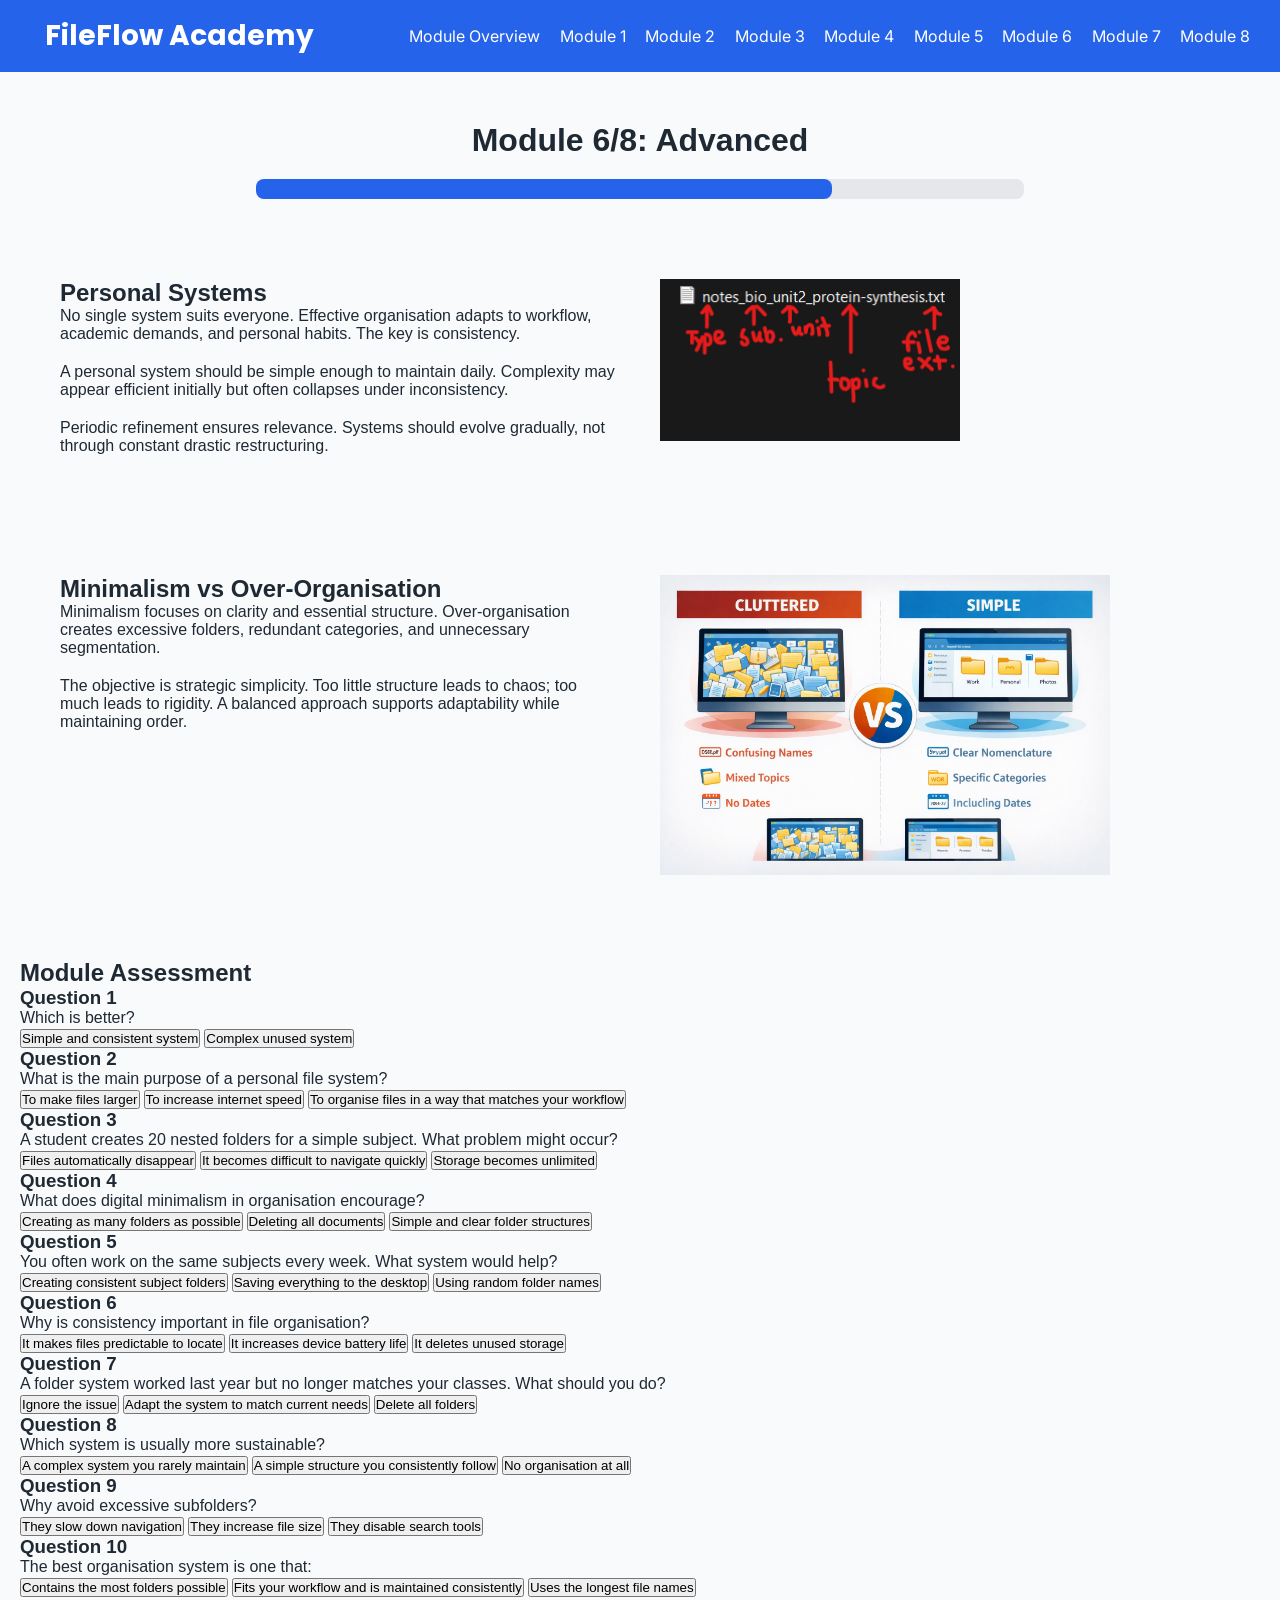
<file: module6.html>
<!DOCTYPE html>
<html lang="en">
<head>
    <meta charset="UTF-8">
    <meta name="viewport" content="width=device-width, initial-scale=1.0">
    <title>FileFlow Academy</title>

    <link rel="stylesheet" href="css/style.css">
    <link rel="preconnect" href="https://fonts.googleapis.com">
<link rel="preconnect" href="https://fonts.gstatic.com" crossorigin>
<link href="https://fonts.googleapis.com/css2?family=Heebo:wght@100..900&family=Poppins:ital,wght@0,100;0,200;0,300;0,400;0,500;0,600;0,700;0,800;0,900;1,100;1,200;1,300;1,400;1,500;1,600;1,700;1,800;1,900&display=swap" rel="stylesheet">
<link rel="preconnect" href="https://fonts.googleapis.com">
<link rel="preconnect" href="https://fonts.gstatic.com" crossorigin>
<link href="https://fonts.googleapis.com/css2?family=Inter:ital,opsz,wght@0,14..32,100..900;1,14..32,100..900&display=swap" rel="stylesheet">
</head>
<body>

<header>
    <h1><a href="./index.html" class="title">FileFlow Academy</a></h1>

    <nav>
        <a href="modules.html">Module Overview</a>
        <a href="module1.html">Module 1</a>
        <a href="module2.html">Module 2</a>
        <a href="module3.html">Module 3</a>
        <a href="module4.html">Module 4</a>
        <a href="module5.html">Module 5</a>
        <a href="module6.html">Module 6</a>
        <a href="module7.html">Module 7</a>
        <a href="module8.html">Module 8</a>
    </nav>
</header>

<main>

<h1 style="text-align:center;">Module 6/8: Advanced</h1>

<div class="progress-bar"><div class="progress" style="width:75%"></div></div>

<div class="container">

<div class="text">
<h2>Personal Systems</h2>

<p>
No single system suits everyone. Effective organisation adapts to workflow, academic demands, and personal habits. The key is consistency.
</p>
<br>
<p>
A personal system should be simple enough to maintain daily. Complexity may appear efficient initially but often collapses under inconsistency.
</p>
<br>
<p>
Periodic refinement ensures relevance. Systems should evolve gradually, not through constant drastic restructuring.
</p>
</div>

<div class="image">
<img src="./images/6_1.png" alt="Custom organised file system example" style="width: 300px;">
</div>

</div>

<div class="container">

<div class="text">
<h2>Minimalism vs Over-Organisation</h2>

<p>
Minimalism focuses on clarity and essential structure. Over-organisation creates excessive folders, redundant categories, and unnecessary segmentation.
</p>
<br>
<p>
The objective is strategic simplicity. Too little structure leads to chaos; too much leads to rigidity. A balanced approach supports adaptability while maintaining order.
</p>
</div>

<div class="image">
<img src="./images/6_2.png" alt="Comparison between cluttered and simple file systems" style="width: 450px;">
</div>

</div>

<div class="text">
<h2>Module Assessment</h2>
<h3>Question 1</h3>

<p>Which is better?</p>

<button onclick="correct()">Simple and consistent system</button>
<button onclick="wrong()">Complex unused system</button>

<h3>Question 2</h3>
<p>What is the main purpose of a personal file system?</p>
<button onclick="wrong()">To make files larger</button>
<button onclick="wrong()">To increase internet speed</button>
<button onclick="correct()">To organise files in a way that matches your workflow</button>

<h3>Question 3</h3>
<p>A student creates 20 nested folders for a simple subject. What problem might occur?</p>
<button onclick="wrong()">Files automatically disappear</button>
<button onclick="correct()">It becomes difficult to navigate quickly</button>
<button onclick="wrong()">Storage becomes unlimited</button>

<h3>Question 4</h3>
<p>What does digital minimalism in organisation encourage?</p>
<button onclick="wrong()">Creating as many folders as possible</button>
<button onclick="wrong()">Deleting all documents</button>
<button onclick="correct()">Simple and clear folder structures</button>

<h3>Question 5</h3>
<p>You often work on the same subjects every week. What system would help?</p>
<button onclick="correct()">Creating consistent subject folders</button>
<button onclick="wrong()">Saving everything to the desktop</button>
<button onclick="wrong()">Using random folder names</button>

<h3>Question 6</h3>
<p>Why is consistency important in file organisation?</p>
<button onclick="correct()">It makes files predictable to locate</button>
<button onclick="wrong()">It increases device battery life</button>
<button onclick="wrong()">It deletes unused storage</button>

<h3>Question 7</h3>
<p>A folder system worked last year but no longer matches your classes. What should you do?</p>
<button onclick="wrong()">Ignore the issue</button>
<button onclick="correct()">Adapt the system to match current needs</button>
<button onclick="wrong()">Delete all folders</button>

<h3>Question 8</h3>
<p>Which system is usually more sustainable?</p>
<button onclick="wrong()">A complex system you rarely maintain</button>
<button onclick="correct()">A simple structure you consistently follow</button>
<button onclick="wrong()">No organisation at all</button>

<h3>Question 9</h3>
<p>Why avoid excessive subfolders?</p>
<button onclick="correct()">They slow down navigation</button>
<button onclick="wrong()">They increase file size</button>
<button onclick="wrong()">They disable search tools</button>

<h3>Question 10</h3>
<p>The best organisation system is one that:</p>
<button onclick="wrong()">Contains the most folders possible</button>
<button onclick="correct()">Fits your workflow and is maintained consistently</button>
<button onclick="wrong()">Uses the longest file names</button>

</div>

</main>

<script src="js/script.js"></script>

</body>
</html>
</file>
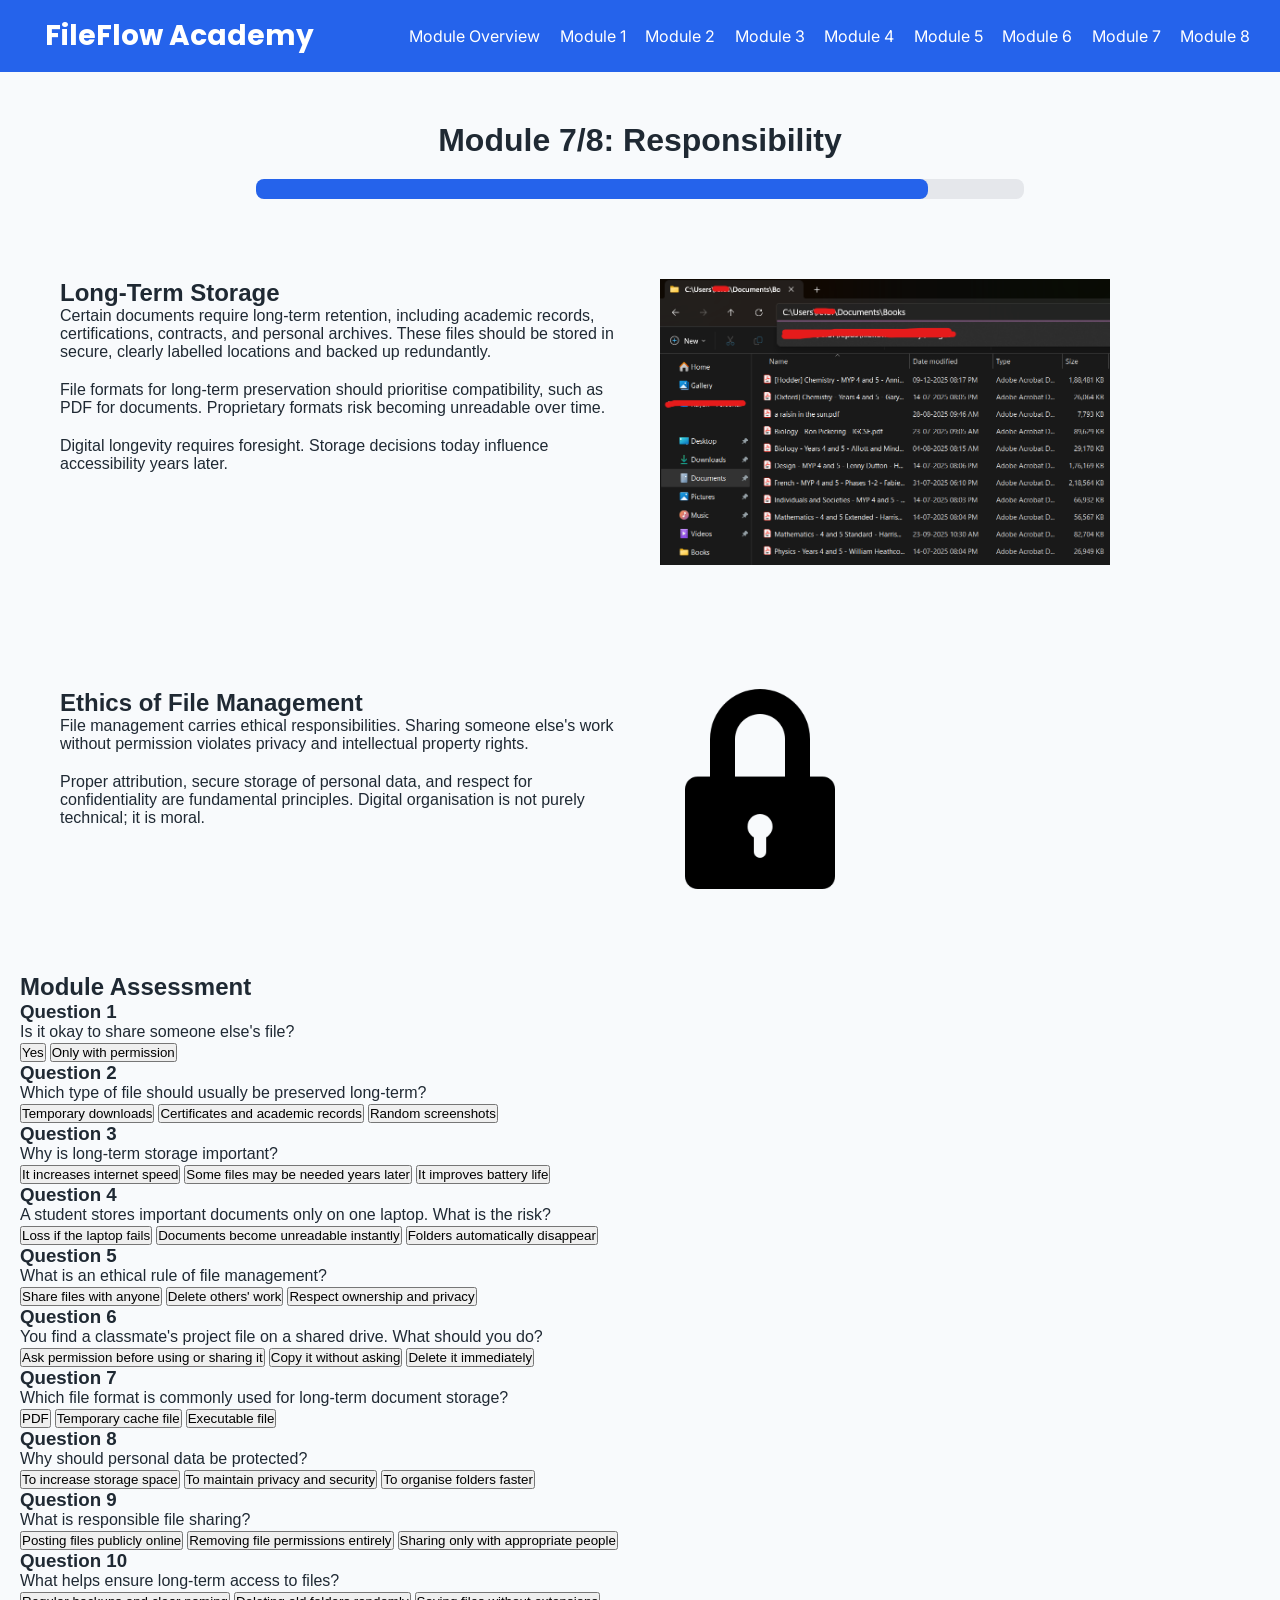
<file: module7.html>
<!DOCTYPE html>
<html lang="en">
<head>
    <meta charset="UTF-8">
    <meta name="viewport" content="width=device-width, initial-scale=1.0">
    <title>FileFlow Academy</title>

    <link rel="stylesheet" href="css/style.css">
    <link rel="preconnect" href="https://fonts.googleapis.com">
<link rel="preconnect" href="https://fonts.gstatic.com" crossorigin>
<link href="https://fonts.googleapis.com/css2?family=Heebo:wght@100..900&family=Poppins:ital,wght@0,100;0,200;0,300;0,400;0,500;0,600;0,700;0,800;0,900;1,100;1,200;1,300;1,400;1,500;1,600;1,700;1,800;1,900&display=swap" rel="stylesheet">
<link rel="preconnect" href="https://fonts.googleapis.com">
<link rel="preconnect" href="https://fonts.gstatic.com" crossorigin>
<link href="https://fonts.googleapis.com/css2?family=Inter:ital,opsz,wght@0,14..32,100..900;1,14..32,100..900&display=swap" rel="stylesheet">
</head>
<body>

<header>
    <h1><a href="./index.html" class="title">FileFlow Academy</a></h1>

    <nav>
        <a href="modules.html">Module Overview</a>
        <a href="module1.html">Module 1</a>
        <a href="module2.html">Module 2</a>
        <a href="module3.html">Module 3</a>
        <a href="module4.html">Module 4</a>
        <a href="module5.html">Module 5</a>
        <a href="module6.html">Module 6</a>
        <a href="module7.html">Module 7</a>
        <a href="module8.html">Module 8</a>
    </nav>
</header>

<main>

<h1 style="text-align:center;">Module 7/8: Responsibility</h1>

<div class="progress-bar"><div class="progress" style="width:87.5%"></div></div>

<div class="container">

<div class="text">
<h2>Long-Term Storage</h2>

<p>
Certain documents require long-term retention, including academic records, certifications, contracts, and personal archives. These files should be stored in secure, clearly labelled locations and backed up redundantly.
</p>
<br>
<p>
File formats for long-term preservation should prioritise compatibility, such as PDF for documents. Proprietary formats risk becoming unreadable over time.
</p>
<br>
<p>
Digital longevity requires foresight. Storage decisions today influence accessibility years later.
</p>
</div>

<div class="image">
<img src="./images/7_1.png" alt="Important files stored securely" style="width: 450px;">
</div>

</div>

<div class="container">

<div class="text">
<h2>Ethics of File Management</h2>

<p>
File management carries ethical responsibilities. Sharing someone else's work without permission violates privacy and intellectual property rights.
</p>
<br>
<p>
Proper attribution, secure storage of personal data, and respect for confidentiality are fundamental principles. Digital organisation is not purely technical; it is moral.
</p>
</div>

<div class="image">
<img src="./images/7_2.png" alt="Lock symbol representing data privacy" style="width: 200px;">
</div>

</div>

<div class="text">
<h2>Module Assessment</h2>
<h3>Question 1</h3>

<p>Is it okay to share someone else's file?</p>

<button onclick="wrong()">Yes</button>
<button onclick="correct()">Only with permission</button>

<h3>Question 2</h3>
<p>Which type of file should usually be preserved long-term?</p>
<button onclick="wrong()">Temporary downloads</button>
<button onclick="correct()">Certificates and academic records</button>
<button onclick="wrong()">Random screenshots</button>

<h3>Question 3</h3>
<p>Why is long-term storage important?</p>
<button onclick="wrong()">It increases internet speed</button>
<button onclick="correct()">Some files may be needed years later</button>
<button onclick="wrong()">It improves battery life</button>

<h3>Question 4</h3>
<p>A student stores important documents only on one laptop. What is the risk?</p>
<button onclick="correct()">Loss if the laptop fails</button>
<button onclick="wrong()">Documents become unreadable instantly</button>
<button onclick="wrong()">Folders automatically disappear</button>

<h3>Question 5</h3>
<p>What is an ethical rule of file management?</p>
<button onclick="wrong()">Share files with anyone</button>
<button onclick="wrong()">Delete others' work</button>
<button onclick="correct()">Respect ownership and privacy</button>

<h3>Question 6</h3>
<p>You find a classmate's project file on a shared drive. What should you do?</p>
<button onclick="correct()">Ask permission before using or sharing it</button>
<button onclick="wrong()">Copy it without asking</button>
<button onclick="wrong()">Delete it immediately</button>

<h3>Question 7</h3>
<p>Which file format is commonly used for long-term document storage?</p>
<button onclick="correct()">PDF</button>
<button onclick="wrong()">Temporary cache file</button>
<button onclick="wrong()">Executable file</button>

<h3>Question 8</h3>
<p>Why should personal data be protected?</p>
<button onclick="wrong()">To increase storage space</button>
<button onclick="correct()">To maintain privacy and security</button>
<button onclick="wrong()">To organise folders faster</button>

<h3>Question 9</h3>
<p>What is responsible file sharing?</p>
<button onclick="wrong()">Posting files publicly online</button>
<button onclick="wrong()">Removing file permissions entirely</button>
<button onclick="correct()">Sharing only with appropriate people</button>

<h3>Question 10</h3>
<p>What helps ensure long-term access to files?</p>
<button onclick="correct()">Regular backups and clear naming</button>
<button onclick="wrong()">Deleting old folders randomly</button>
<button onclick="wrong()">Saving files without extensions</button>

</div>

</main>

<script src="js/script.js"></script>

</body>
</html>
</file>
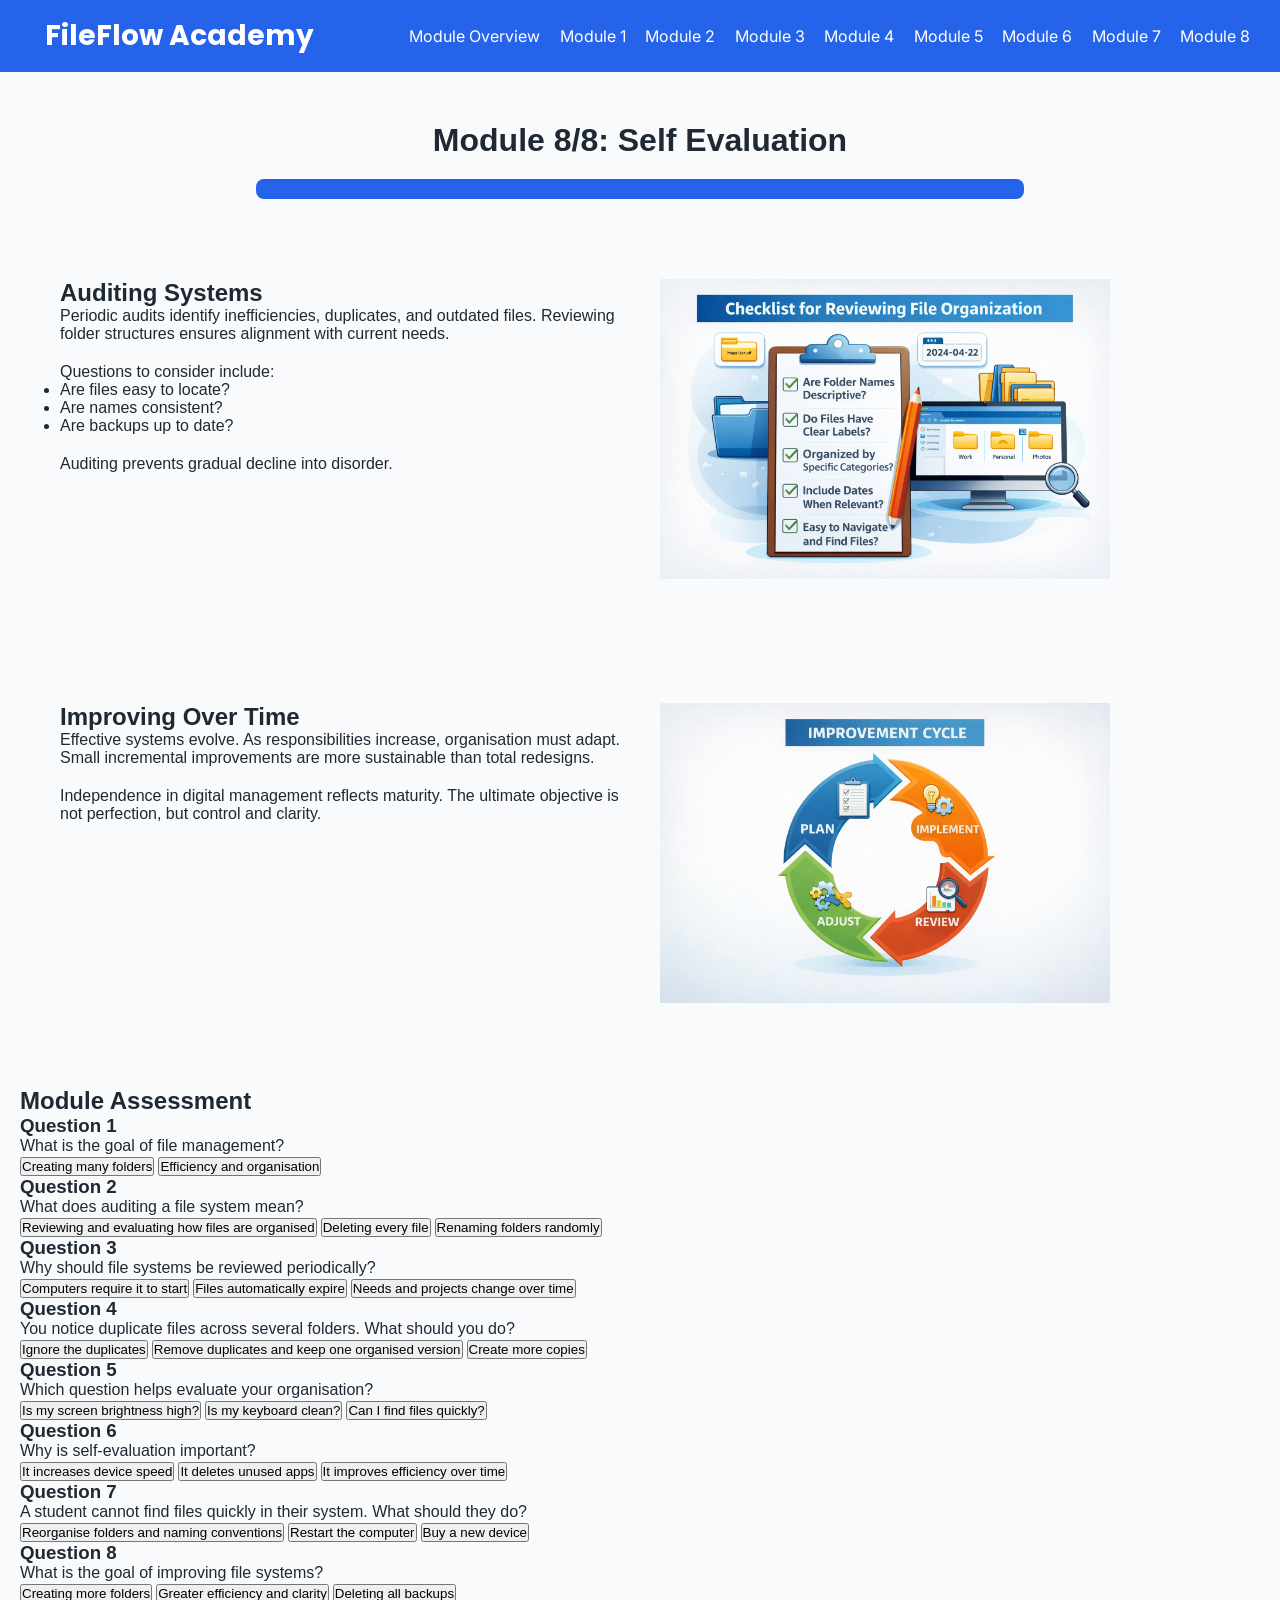
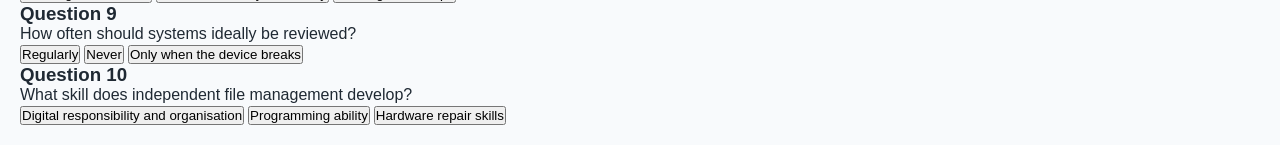
<file: module8.html>
<!DOCTYPE html>
<html lang="en">
<head>
    <meta charset="UTF-8">
    <meta name="viewport" content="width=device-width, initial-scale=1.0">
    <title>FileFlow Academy</title>

    <link rel="stylesheet" href="css/style.css">
    <link rel="preconnect" href="https://fonts.googleapis.com">
<link rel="preconnect" href="https://fonts.gstatic.com" crossorigin>
<link href="https://fonts.googleapis.com/css2?family=Heebo:wght@100..900&family=Poppins:ital,wght@0,100;0,200;0,300;0,400;0,500;0,600;0,700;0,800;0,900;1,100;1,200;1,300;1,400;1,500;1,600;1,700;1,800;1,900&display=swap" rel="stylesheet">
<link rel="preconnect" href="https://fonts.googleapis.com">
<link rel="preconnect" href="https://fonts.gstatic.com" crossorigin>
<link href="https://fonts.googleapis.com/css2?family=Inter:ital,opsz,wght@0,14..32,100..900;1,14..32,100..900&display=swap" rel="stylesheet">
</head>
<body>

<header>
    <h1><a href="./index.html" class="title">FileFlow Academy</a></h1>

    <nav>
        <a href="modules.html">Module Overview</a>
        <a href="module1.html">Module 1</a>
        <a href="module2.html">Module 2</a>
        <a href="module3.html">Module 3</a>
        <a href="module4.html">Module 4</a>
        <a href="module5.html">Module 5</a>
        <a href="module6.html">Module 6</a>
        <a href="module7.html">Module 7</a>
        <a href="module8.html">Module 8</a>
    </nav>
</header>

<main>

<h1 style="text-align:center;">Module 8/8: Self Evaluation</h1>

<div class="progress-bar"><div class="progress" style="width:100%"></div></div>

<div class="container">

<div class="text">
<h2>Auditing Systems</h2>

<p>
Periodic audits identify inefficiencies, duplicates, and outdated files. Reviewing folder structures ensures alignment with current needs.
</p>
<br>
<p>
Questions to consider include:
<ul>
    <li>Are files easy to locate?</li>
    <li>Are names consistent?</li>
    <li>Are backups up to date?</li>
</ul>
</p>
<br>
<p>
Auditing prevents gradual decline into disorder.
</p>
</div>

<div class="image">
<img src="./images/8_1.png" alt="Checklist reviewing file organisation" style="width: 450px;">
</div>

</div>

<div class="container">

<div class="text">
<h2>Improving Over Time</h2>

<p>
Effective systems evolve. As responsibilities increase, organisation must adapt. Small incremental improvements are more sustainable than total redesigns.
</p>
<br>
<p>
Independence in digital management reflects maturity. The ultimate objective is not perfection, but control and clarity.
</p>
</div>

<div class="image">
<img src="./images/8_2.png" alt="Improvement cycle diagram" style="width: 450px;">
</div>

</div>

<div class="text">
<h2>Module Assessment</h2>
<h3>Question 1</h3>

<p>What is the goal of file management?</p>

<button onclick="wrong()">Creating many folders</button>
<button onclick="correct()">Efficiency and organisation</button>

<h3>Question 2</h3>
<p>What does auditing a file system mean?</p>
<button onclick="correct()">Reviewing and evaluating how files are organised</button>
<button onclick="wrong()">Deleting every file</button>
<button onclick="wrong()">Renaming folders randomly</button>

<h3>Question 3</h3>
<p>Why should file systems be reviewed periodically?</p>
<button onclick="wrong()">Computers require it to start</button>
<button onclick="wrong()">Files automatically expire</button>
<button onclick="correct()">Needs and projects change over time</button>

<h3>Question 4</h3>
<p>You notice duplicate files across several folders. What should you do?</p>
<button onclick="wrong()">Ignore the duplicates</button>
<button onclick="correct()">Remove duplicates and keep one organised version</button>
<button onclick="wrong()">Create more copies</button>

<h3>Question 5</h3>
<p>Which question helps evaluate your organisation?</p>
<button onclick="wrong()">Is my screen brightness high?</button>
<button onclick="wrong()">Is my keyboard clean?</button>
<button onclick="correct()">Can I find files quickly?</button>

<h3>Question 6</h3>
<p>Why is self-evaluation important?</p>
<button onclick="wrong()">It increases device speed</button>
<button onclick="wrong()">It deletes unused apps</button>
<button onclick="correct()">It improves efficiency over time</button>

<h3>Question 7</h3>
<p>A student cannot find files quickly in their system. What should they do?</p>
<button onclick="correct()">Reorganise folders and naming conventions</button>
<button onclick="wrong()">Restart the computer</button>
<button onclick="wrong()">Buy a new device</button>

<h3>Question 8</h3>
<p>What is the goal of improving file systems?</p>
<button onclick="wrong()">Creating more folders</button>
<button onclick="correct()">Greater efficiency and clarity</button>
<button onclick="wrong()">Deleting all backups</button>

<h3>Question 9</h3>
<p>How often should systems ideally be reviewed?</p>
<button onclick="correct()">Regularly</button>
<button onclick="wrong()">Never</button>
<button onclick="wrong()">Only when the device breaks</button>

<h3>Question 10</h3>
<p>What skill does independent file management develop?</p>
<button onclick="correct()">Digital responsibility and organisation</button>
<button onclick="wrong()">Programming ability</button>
<button onclick="wrong()">Hardware repair skills</button>

</div>

</main>

<script src="js/script.js"></script>

</body>
</html>
</file>
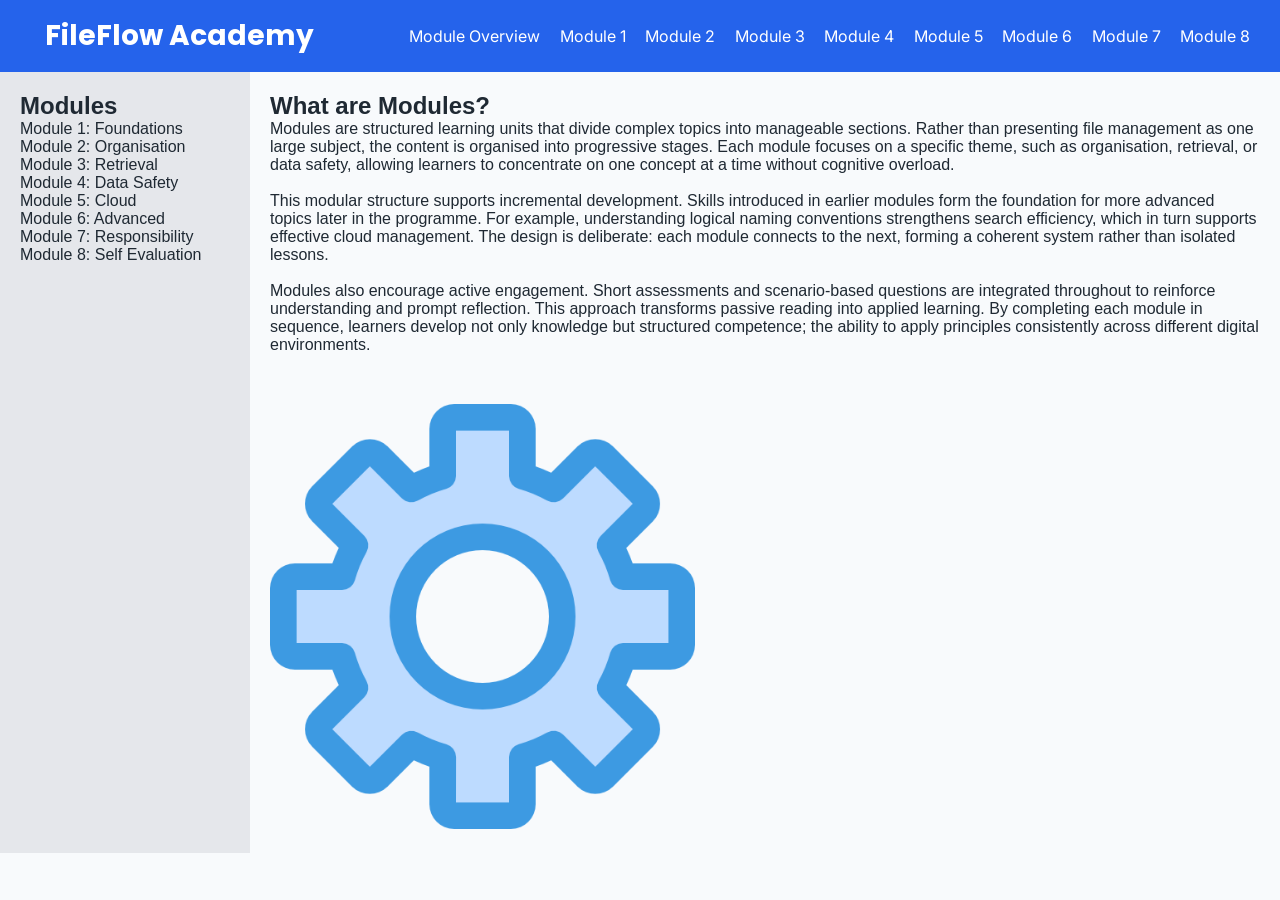
<file: modules.html>
<!DOCTYPE html>
<html lang="en">
<head>
    <meta charset="UTF-8">
    <meta name="viewport" content="width=device-width, initial-scale=1.0">
    <title>FileFlow Academy</title>

    <link rel="stylesheet" href="css/style.css">
    <link rel="preconnect" href="https://fonts.googleapis.com">
<link rel="preconnect" href="https://fonts.gstatic.com" crossorigin>
<link href="https://fonts.googleapis.com/css2?family=Heebo:wght@100..900&family=Poppins:ital,wght@0,100;0,200;0,300;0,400;0,500;0,600;0,700;0,800;0,900;1,100;1,200;1,300;1,400;1,500;1,600;1,700;1,800;1,900&display=swap" rel="stylesheet">
<link rel="preconnect" href="https://fonts.googleapis.com">
<link rel="preconnect" href="https://fonts.gstatic.com" crossorigin>
<link href="https://fonts.googleapis.com/css2?family=Inter:ital,opsz,wght@0,14..32,100..900;1,14..32,100..900&display=swap" rel="stylesheet">
</head>
<body>

<header>
    <h1><a href="./index.html" class="title">FileFlow Academy</a></h1>

    <nav>
        <a href="modules.html">Module Overview</a>
        <a href="module1.html">Module 1</a>
        <a href="module2.html">Module 2</a>
        <a href="module3.html">Module 3</a>
        <a href="module4.html">Module 4</a>
        <a href="module5.html">Module 5</a>
        <a href="module6.html">Module 6</a>
        <a href="module7.html">Module 7</a>
        <a href="module8.html">Module 8</a>
    </nav>
</header>

<main class="module-layout">

    <div class="sidebar">
        <h2>Modules</h2>

        <p><a href="module1.html" class="sidebar_hyperlinks">Module 1: Foundations</a></p>
        <p><a href="module2.html" class="sidebar_hyperlinks">Module 2: Organisation</a></p>
        <p><a href="module3.html" class="sidebar_hyperlinks">Module 3: Retrieval</a></p>
        <p><a href="module4.html" class="sidebar_hyperlinks">Module 4: Data Safety</a></p>
        <p><a href="module5.html" class="sidebar_hyperlinks">Module 5: Cloud</a></p>
        <p><a href="module6.html" class="sidebar_hyperlinks">Module 6: Advanced</a></p>
        <p><a href="module7.html" class="sidebar_hyperlinks">Module 7: Responsibility</a></p>
        <p><a href="module8.html" class="sidebar_hyperlinks">Module 8: Self Evaluation</a></p>
    </div>

    <div class="content">
        <h2>What are Modules?</h2>

        <p>
        Modules are structured learning units that divide complex topics into manageable sections. Rather than presenting file 
        management as one large subject, the content is organised into progressive stages. Each module focuses on a specific theme, 
        such as organisation, retrieval, or data safety, allowing learners to concentrate on one concept at a time without cognitive 
        overload.
        </p>
        <br>
        <p>
        This modular structure supports incremental development. Skills introduced in earlier modules form the foundation for more 
        advanced topics later in the programme. For example, understanding logical naming conventions strengthens search 
        efficiency, which in turn supports effective cloud management. The design is deliberate: each module connects to the next, 
        forming a coherent system rather than isolated lessons.
        </p>
        <br>
        <p>
        Modules also encourage active engagement. Short assessments and scenario-based questions are integrated throughout to 
        reinforce understanding and prompt reflection. This approach transforms passive reading into applied learning. By 
        completing each module in sequence, learners develop not only knowledge but structured competence; the ability to apply 
        principles consistently across different digital environments.
        </p>

        <img src="./images/modules.png" alt="Illustration showing settings and system organisation" style="padding-top: 50px; width: 425px;">
    </div>

</main>

<script src="js/script.js"></script>

</body>
</html>
</file>
<file: css/style.css>
* {
    margin: 0;
    padding: 0;
    box-sizing: border-box;
    font-family: Arial, sans-serif;
}

body {
    background-color: #F8FAFC;
    color: #1F2933;
}

/* HEADER */
header {
    background-color: #2563EB;
    color: white;
    display: flex;
    justify-content: space-between;
    align-items: center;
    padding: 15px 30px;
    flex-wrap: wrap;
}

header h1 {
    font-size: 28px;
}

nav a {
    color: white;
    margin-left: 15px;
    text-decoration: none;
    font-family: "Inter";
}

nav a:hover {
    text-decoration: underline;
}

.title {

    color: white;
    margin-left: 15px;
    text-decoration: none;
    font-family: "Poppins";

}

.title:hover {

    text-decoration: underline;

}

/* LAYOUT */
.container {
    display: flex;
    flex-wrap: wrap;
    padding: 40px;
}

/* TEXT SECTION */
.text {
    flex: 1;
    min-width: 300px;
    padding: 20px;
    font-family: "Inter";
}

main h1 {

    padding-top: 50px;

}

/* IMAGE SECTION */
.image {
    flex: 1;
    min-width: 300px;
    padding: 20px;
}

.image img {
    width: 100%;
}

/* SIDEBAR */
.sidebar {
    background-color: #E5E7EB;
    padding: 20px;
    width: 250px;
}

.sidebar_hyperlinks {

    color:#1F2933;
    text-decoration: none;

}

.sidebar_hyperlinks:hover {

    text-decoration: underline;

}

/* MAIN CONTENT */
.content {
    flex: 1;
    padding: 20px;
}

/* MODULE LAYOUT */
.module-layout {
    display: flex;
    flex-wrap: wrap;
}

/* BUTTON */
.button {
    background-color: #DBEAFE;
    padding: 10px 20px;
    display: inline-block;
    margin-top: 20px;
    cursor: pointer;
    text-decoration: none;
    color: #1F2933;
    border-radius: 8px;
}

/* PROGRESS BAR */
.progress-bar {
    width: 60%;
    margin: 20px auto;
    background-color: #E5E7EB;
    height: 20px;
    border-radius: 8px;
}

.progress {
    width: 40%;
    height: 100%;
    background-color: #2563EB;
    border-radius: 8px;
}
</file>
